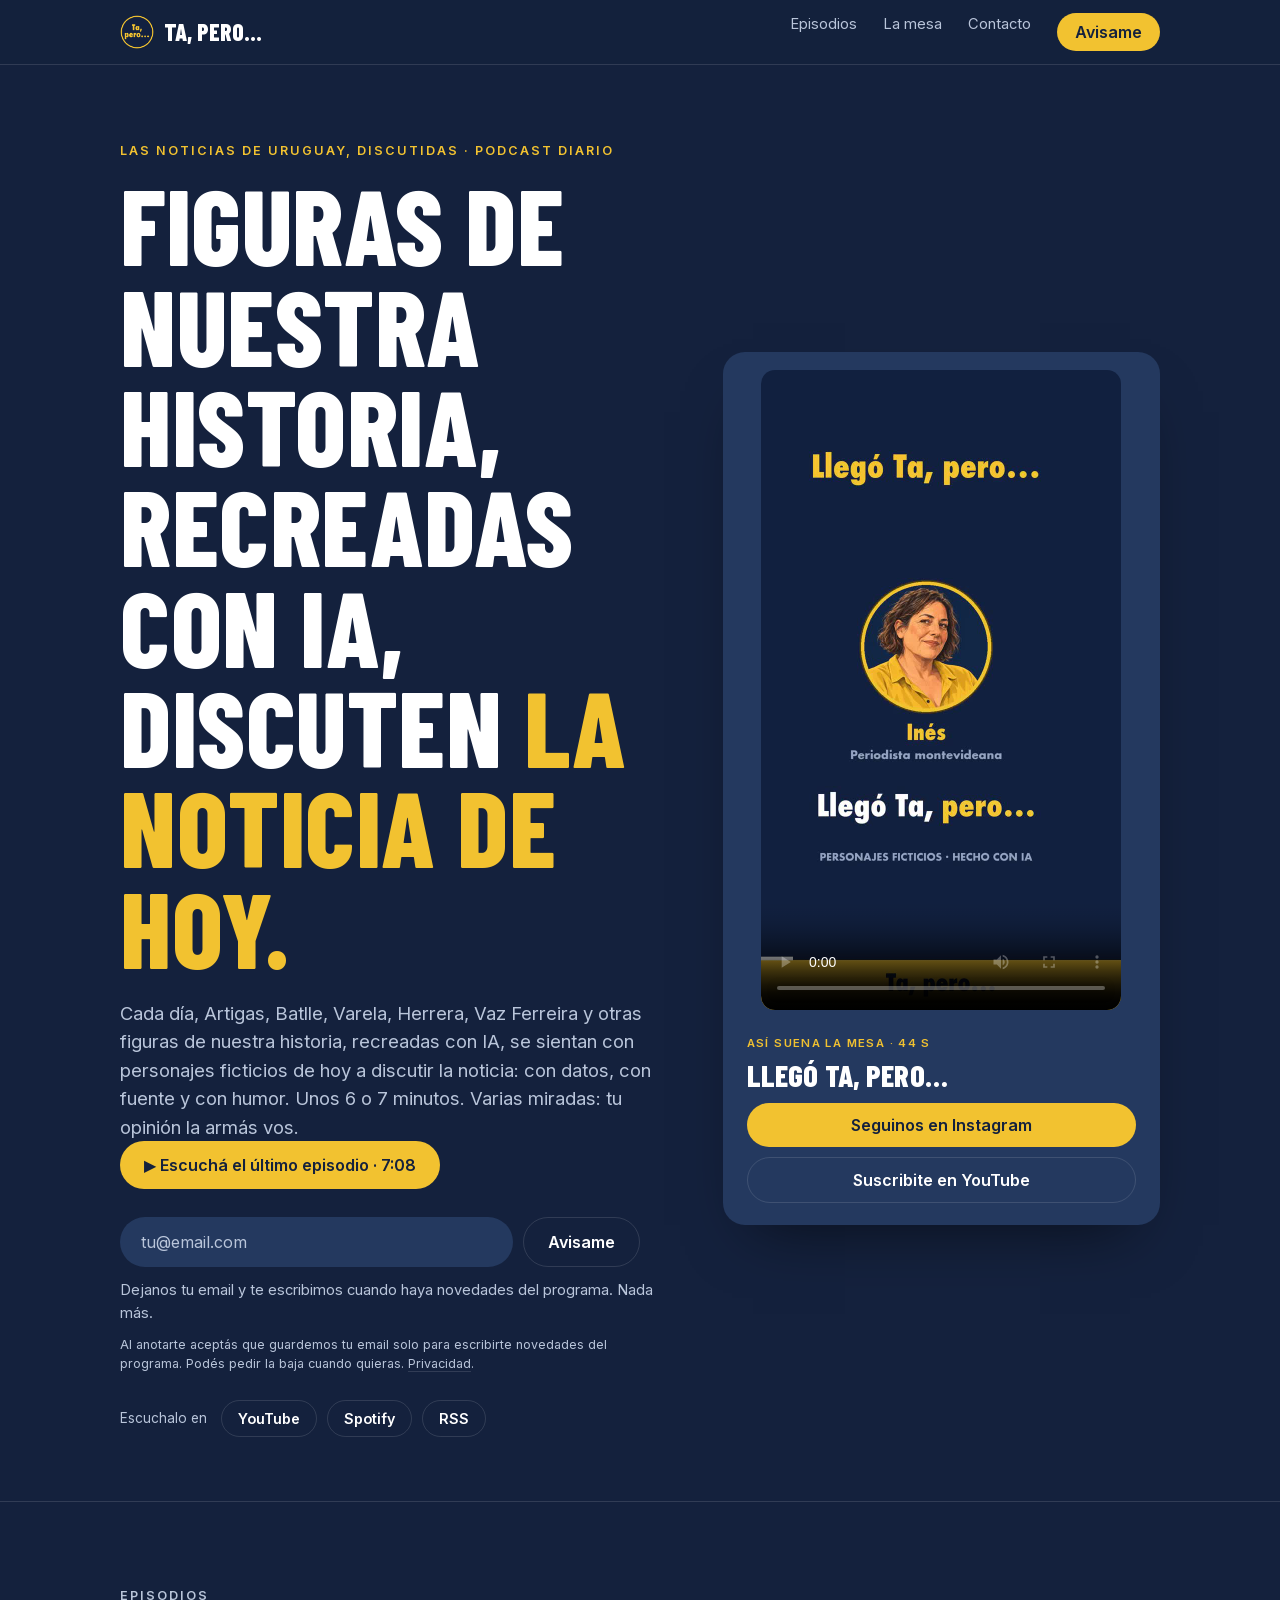
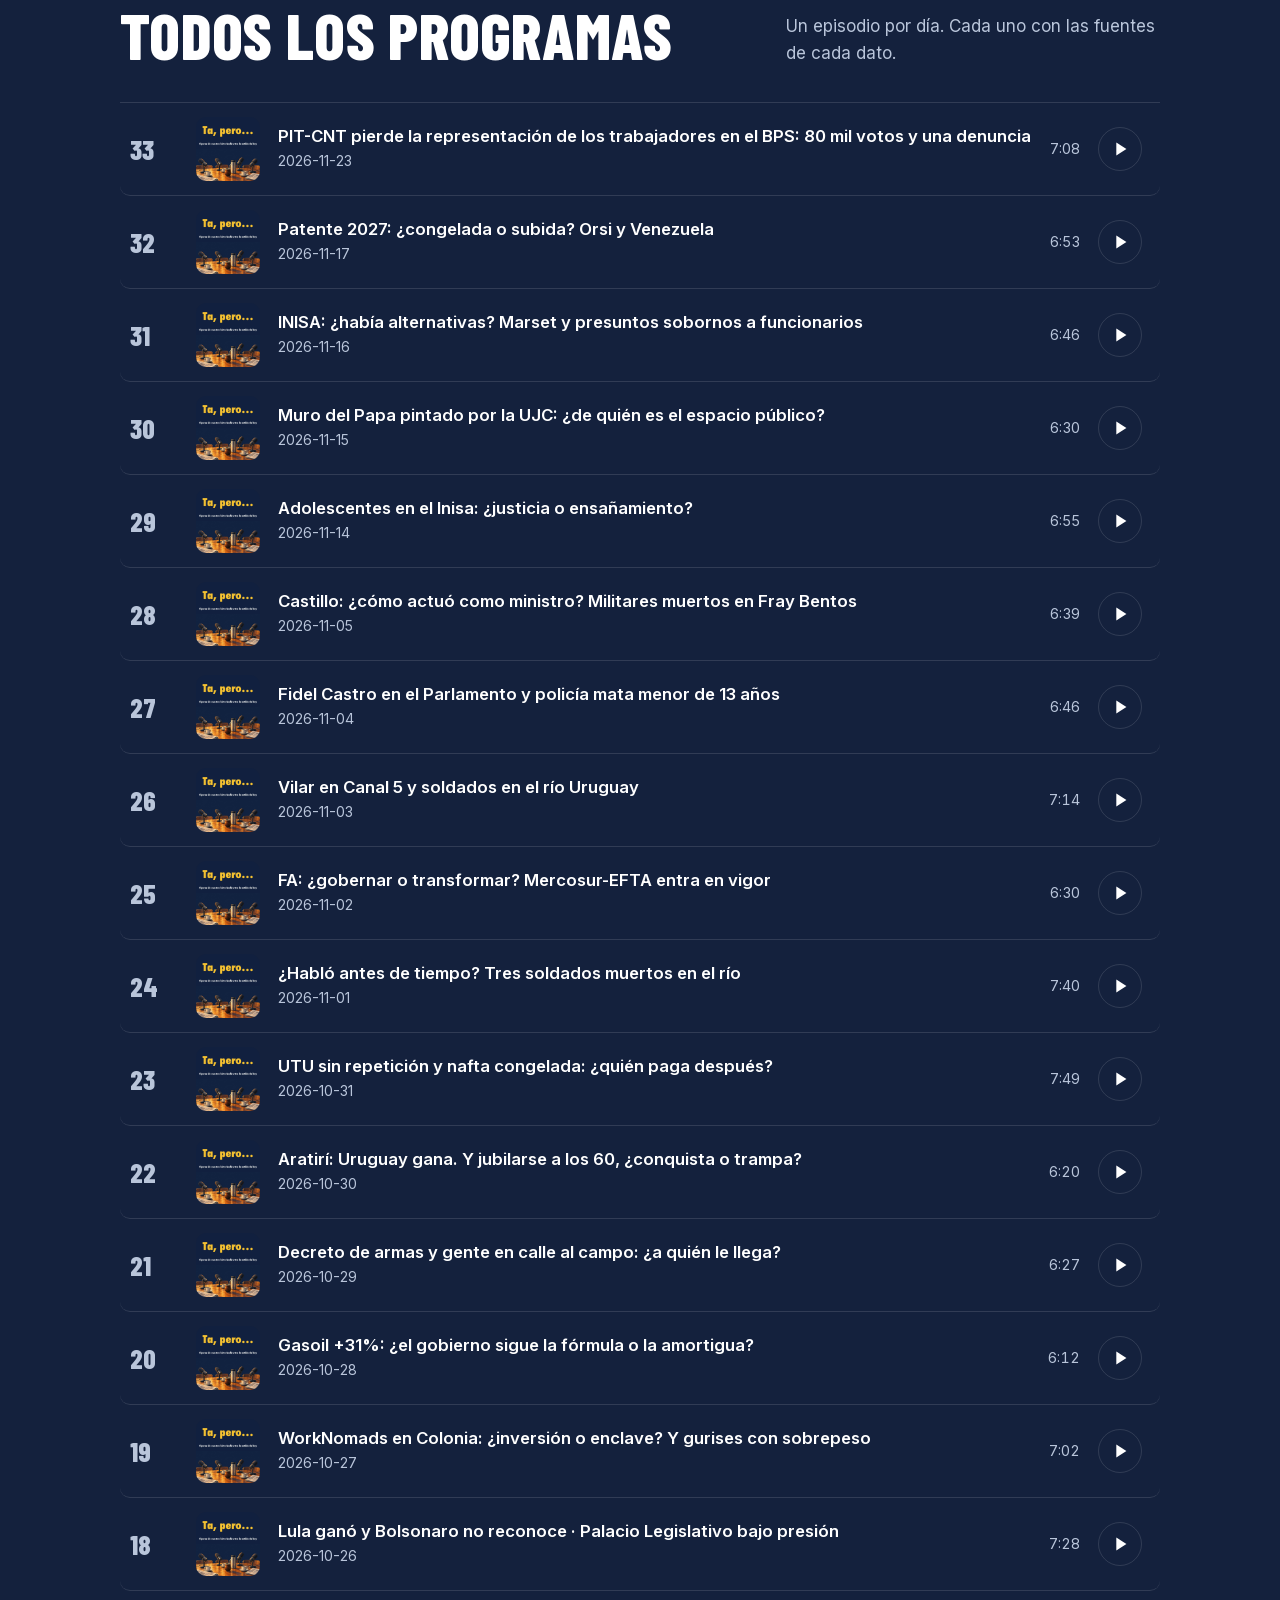
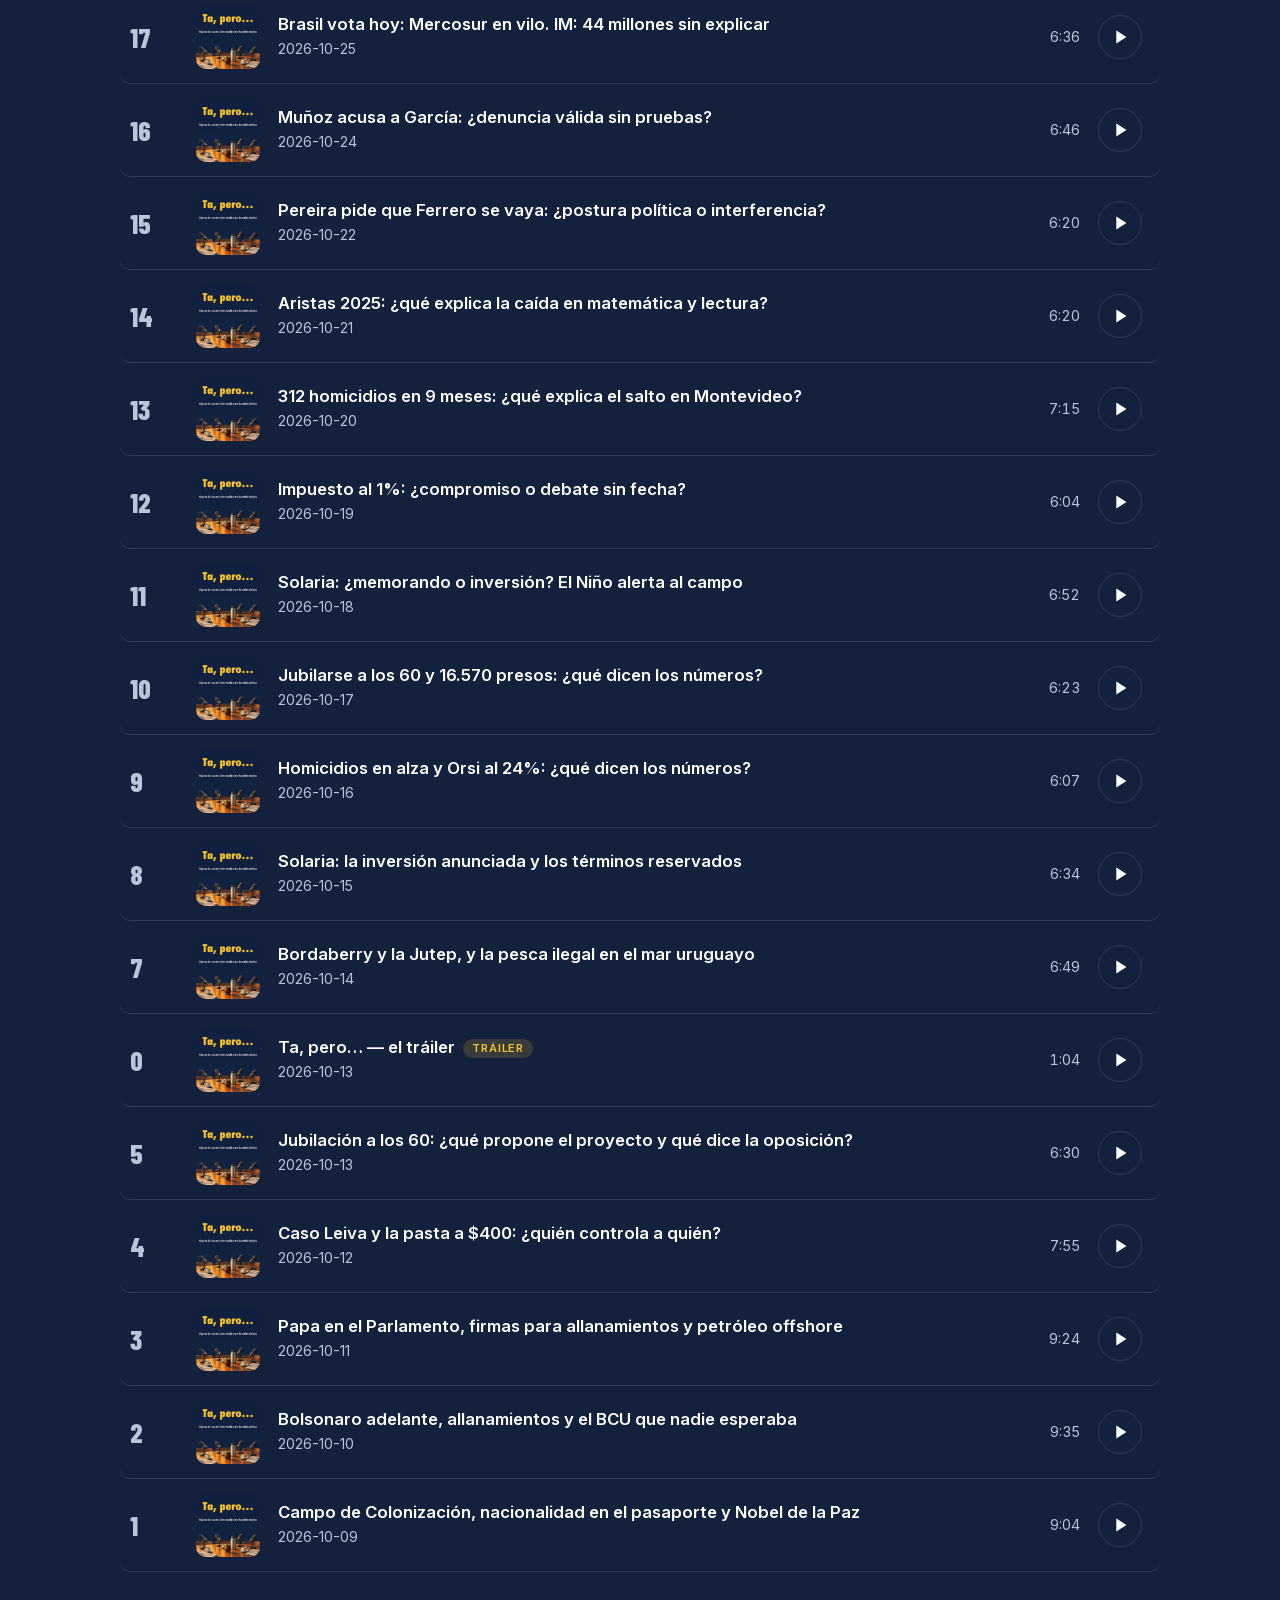
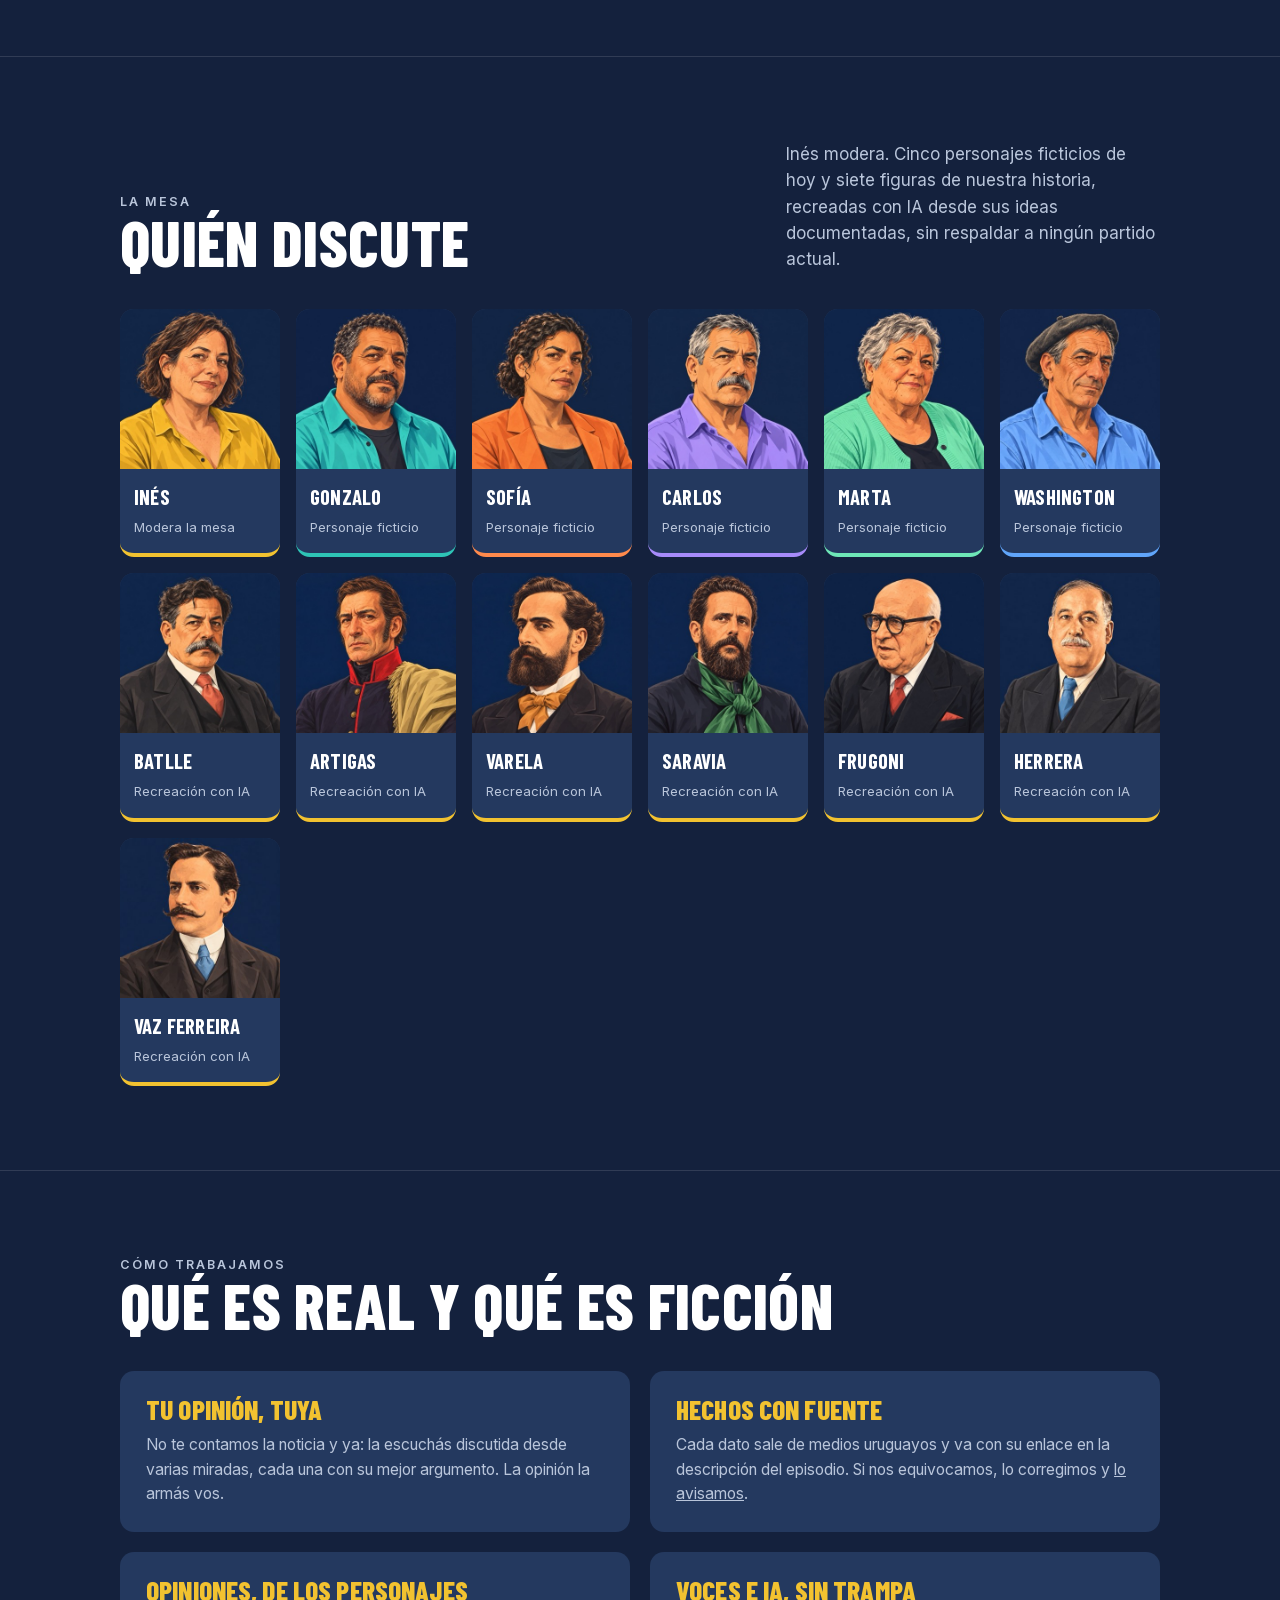
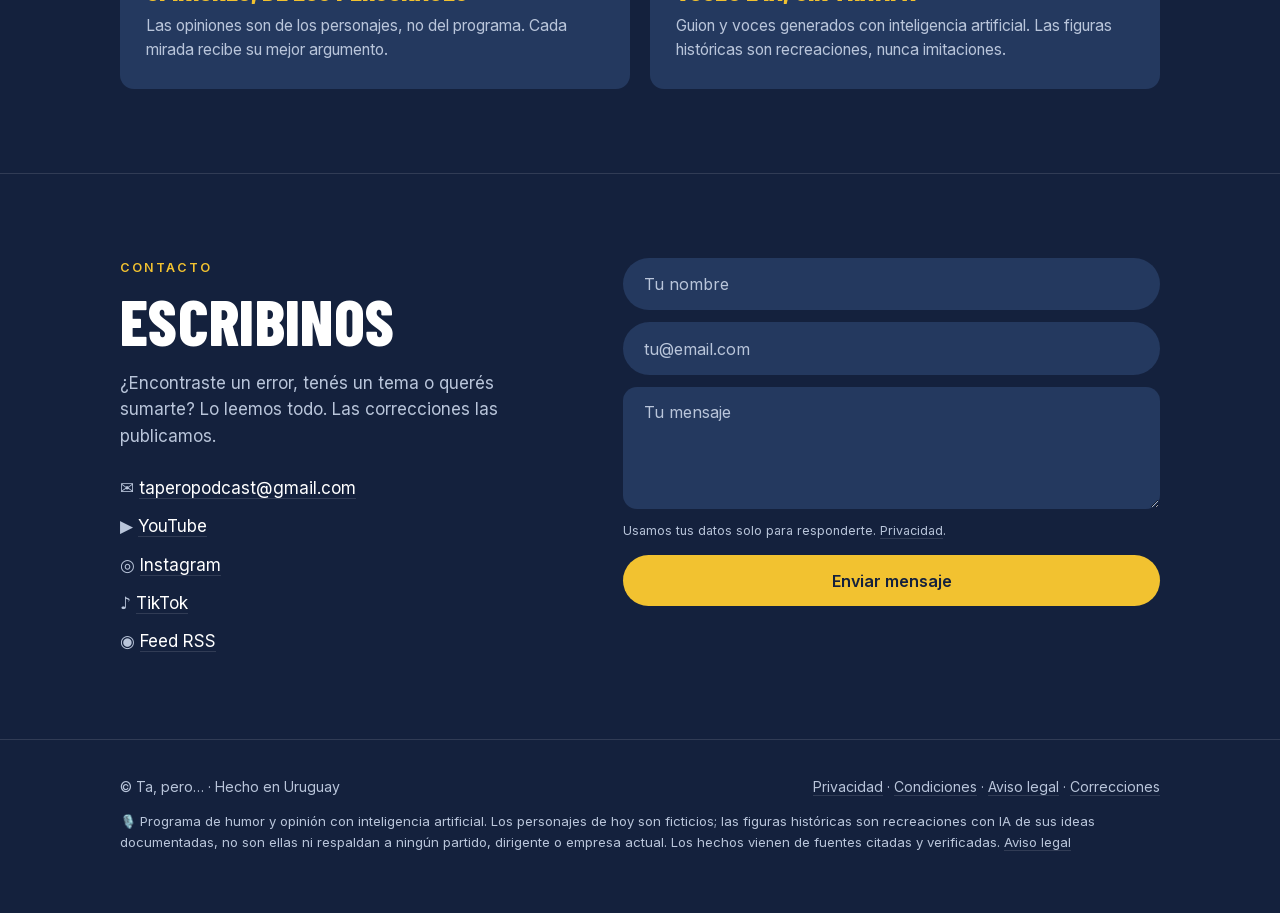
<file: index.html>
<!doctype html>
<html lang="es-UY">
<head>
<meta charset="utf-8">
<meta name="viewport" content="width=device-width, initial-scale=1">
<title>Ta, pero… — Figuras históricas con IA discuten la noticia</title>
<meta name="description" content="Artigas, Batlle y otras figuras de nuestra historia, recreadas con IA, discuten la noticia de hoy con gente de hoy. Unos 6 o 7 minutos, cada día.">
<link rel="icon" type="image/png" sizes="32x32" href="favicon-32.png">
<link rel="icon" type="image/png" sizes="120x120" href="logo120.png">
<link rel="apple-touch-icon" href="apple-touch-icon.png">
<link rel="canonical" href="https://tapero.uy/">
<meta property="og:type" content="website">
<meta property="og:locale" content="es_UY">
<meta property="og:site_name" content="Ta, pero…">
<meta property="og:title" content="Ta, pero… — Figuras históricas con IA discuten la noticia">
<meta property="og:description" content="Artigas, Batlle y otras figuras de nuestra historia, recreadas con IA, discuten la noticia de hoy con gente de hoy. Unos 6 o 7 minutos, cada día.">
<meta property="og:url" content="https://tapero.uy/">
<meta property="og:image" content="https://tapero.uy/og.jpg">
<meta name="twitter:card" content="summary">
<link rel="preload" href="fonts/barlow-condensed-800.woff2" as="font" type="font/woff2" crossorigin>
<style>
@font-face{font-family:"Barlow Condensed";font-weight:700;font-display:swap;src:url(fonts/barlow-condensed-700.woff2) format("woff2")}
@font-face{font-family:"Barlow Condensed";font-weight:800;font-display:swap;src:url(fonts/barlow-condensed-800.woff2) format("woff2")}
@font-face{font-family:"Inter";font-weight:400 600;font-display:swap;src:url(fonts/inter-400-600.woff2) format("woff2")}
:root{
  --fondo:#14213D; --superficie:#24395F; --marca:#F2C230; --texto:#fff; --suave:#B9C5DA;
  --linea:rgba(255,255,255,.12); --radio:14px;
  --titulo:"Barlow Condensed","Futura Condensed ExtraBold","Arial Narrow",sans-serif;
  --cuerpo:"Inter",system-ui,-apple-system,"Segoe UI",sans-serif;
}
*{box-sizing:border-box}
html{scroll-behavior:smooth}
body{margin:0;background:var(--fondo);color:var(--texto);font:17px/1.55 var(--cuerpo);-webkit-font-smoothing:antialiased}
a{color:inherit}
img{max-width:100%;display:block}
.wrap{max-width:1080px;margin:0 auto;padding:0 20px}
h1,h2,h3{font-family:var(--titulo);font-weight:800;text-transform:uppercase;line-height:.95;margin:0;letter-spacing:.005em}
.eyebrow{font-size:.78rem;letter-spacing:.16em;text-transform:uppercase;color:var(--marca);font-weight:600;margin:0 0 14px}
section{padding:84px 0;border-top:1px solid var(--linea)}
.sec-head{display:flex;justify-content:space-between;align-items:flex-end;gap:20px;margin-bottom:36px;flex-wrap:wrap}
h2{font-size:clamp(2.4rem,6vw,4rem)}
.sec-head p{color:var(--suave);margin:0;max-width:34ch}

/* nav */
header{position:sticky;top:0;z-index:10;background:rgba(20,33,61,.88);backdrop-filter:blur(10px);border-bottom:1px solid var(--linea)}
.nav{display:flex;align-items:center;justify-content:space-between;height:64px}
.brand{display:flex;align-items:center;gap:10px;text-decoration:none;font-family:var(--titulo);font-weight:800;font-size:1.5rem;text-transform:uppercase}
.brand img{width:34px;height:34px;border-radius:50%}
.nav ul{display:flex;gap:26px;list-style:none;margin:0;padding:0;font-size:.92rem;color:var(--suave)}
.nav ul a{text-decoration:none}.nav ul a:hover{color:var(--texto)}
@media(max-width:640px){.nav ul li:not(:last-child){display:none}}

/* botones y forms */
.btn{display:inline-flex;align-items:center;justify-content:center;gap:8px;border:0;border-radius:999px;padding:14px 24px;font:600 1rem var(--cuerpo);cursor:pointer;text-decoration:none;transition:transform .15s,background .15s}
.btn-marca{background:var(--marca);color:var(--fondo)}
.btn-marca:hover{transform:translateY(-1px);background:#ffd43d}
.btn-borde{border:1.5px solid var(--linea);color:var(--texto);background:transparent}
.btn-borde:hover{border-color:var(--marca);color:var(--marca)}
.seguinos{display:flex;flex-wrap:wrap;gap:10px;margin-top:14px}
.seguinos .btn{flex:1 1 200px;padding:12px 18px}
input,textarea{width:100%;font:1rem var(--cuerpo);color:var(--texto);background:var(--superficie);border:1.5px solid transparent;border-radius:999px;padding:14px 20px;outline:none;transition:border-color .15s}
textarea{border-radius:var(--radio);resize:vertical;min-height:120px}
input:focus,textarea:focus{border-color:var(--marca)}
input::placeholder,textarea::placeholder{color:var(--suave)}
.suscribir{display:flex;gap:10px;max-width:520px;margin-top:28px}
.suscribir input{flex:1;min-width:0}
@media(max-width:520px){.suscribir{flex-direction:column}}
.msg{min-height:1.5em;margin:12px 0 0;font-size:.92rem;color:var(--suave)}
.msg.ok{color:#6EE7B7}.msg.error{color:#FF8A4C}
.honey{position:absolute;left:-9999px}

/* hero */
.hero{padding:76px 0 64px;border:0}
.hero-grid{display:grid;grid-template-columns:1.25fr 1fr;gap:56px;align-items:center}
@media(max-width:860px){.hero-grid{grid-template-columns:1fr;gap:40px}.hero{padding-top:44px}}
.hero h1{font-size:clamp(3.4rem,10vw,6.6rem)}
.hero h1 em{font-style:normal;color:var(--marca)}
.hero .lead{font-size:1.15rem;color:var(--suave);max-width:46ch;margin:22px 0 0}
.tag{display:inline-flex;gap:10px;margin-top:24px;font-size:.85rem;color:var(--suave)}
.tag b{color:var(--texto);font-weight:600}

/* player destacado */
.player{background:var(--superficie);border-radius:22px;padding:18px;box-shadow:0 30px 60px -30px rgba(0,0,0,.6)}
.player .portada{border-radius:var(--radio);aspect-ratio:16/9;object-fit:cover;width:100%;background:var(--fondo)}
.player .portada.vertical{aspect-ratio:9/16;width:auto;max-width:100%;height:min(72vh,640px);margin:0 auto;display:block}
.player .info{padding:18px 6px 4px}
.player .info small{color:var(--marca);font-weight:600;letter-spacing:.12em;text-transform:uppercase;font-size:.72rem}
.player h3{font-size:1.9rem;margin:6px 0 14px}
.barra{display:flex;align-items:center;gap:14px}.barra[hidden]{display:none}
.play{flex:none;width:54px;height:54px;border-radius:50%;border:0;background:var(--marca);color:var(--fondo);cursor:pointer;display:grid;place-items:center;transition:transform .15s}
.play:hover{transform:scale(1.06)}
.play svg{width:22px;height:22px;fill:currentColor}
.progreso{flex:1}
.pista{height:6px;border-radius:99px;background:rgba(255,255,255,.18);cursor:pointer;overflow:hidden}
.pista i{display:block;height:100%;width:0;background:var(--marca);border-radius:99px}
.tiempos{display:flex;justify-content:space-between;font-size:.75rem;color:var(--suave);margin-top:6px;font-variant-numeric:tabular-nums}

/* lista tipo Spotify */
.lista{list-style:none;margin:0;padding:0;border-top:1px solid var(--linea)}
.fila{display:grid;grid-template-columns:48px 64px 1fr auto 52px;gap:18px;align-items:center;padding:14px 10px;border-bottom:1px solid var(--linea);border-radius:10px;transition:background .15s}
.fila:hover{background:rgba(255,255,255,.04)}
.fila .n{font-family:var(--titulo);font-weight:800;font-size:1.7rem;color:var(--suave)}
.fila .mini{width:64px;height:64px;border-radius:10px;object-fit:cover;background:var(--superficie)}
.fila h3{font-family:var(--cuerpo);text-transform:none;font-weight:600;font-size:1.05rem;line-height:1.3;letter-spacing:0}
.fila p{margin:2px 0 0;color:var(--suave);font-size:.88rem}
.fila .dur{color:var(--suave);font-size:.9rem;font-variant-numeric:tabular-nums}
.fila .play{width:44px;height:44px;background:transparent;border:1.5px solid var(--linea);color:var(--texto)}
.fila .play:hover{background:var(--marca);color:var(--fondo);border-color:var(--marca)}
.fila.pronto{opacity:.55}
.fila.pronto .play{visibility:hidden}
.insignia{display:inline-block;margin-left:8px;padding:2px 9px;border-radius:99px;background:rgba(242,194,48,.16);color:var(--marca);font-size:.7rem;font-weight:600;letter-spacing:.08em;text-transform:uppercase;vertical-align:middle}
@media(max-width:640px){.fila{grid-template-columns:36px 52px 1fr 44px;gap:12px}.fila .dur{display:none}.fila .mini{width:52px;height:52px}}

/* la mesa */
.mesa{display:grid;grid-template-columns:repeat(auto-fill,minmax(150px,1fr));gap:16px}
.pj{border-radius:var(--radio);overflow:hidden;background:var(--superficie);border-bottom:4px solid var(--c,var(--marca))}
.pj img{aspect-ratio:1;object-fit:cover;width:100%}
.pj div{padding:12px 14px 14px}
.pj b{display:block;font-family:var(--titulo);font-size:1.3rem;text-transform:uppercase;letter-spacing:.01em}
.pj span{font-size:.82rem;color:var(--suave)}

/* pilares */
.pilares{display:grid;grid-template-columns:repeat(2,1fr);gap:20px}
@media(max-width:760px){.pilares{grid-template-columns:1fr}}
.pilar{background:var(--superficie);border-radius:var(--radio);padding:26px}
.pilar h3{font-size:1.7rem;color:var(--marca);margin-bottom:10px}
.pilar p{margin:0;color:var(--suave);font-size:.98rem}

/* contacto */
.contacto{display:grid;grid-template-columns:1fr 1.2fr;gap:56px}
@media(max-width:820px){.contacto{grid-template-columns:1fr;gap:32px}}
.contacto form{display:grid;gap:12px}
.datos{list-style:none;padding:0;margin:26px 0 0;display:grid;gap:12px;color:var(--suave)}
.datos a{color:var(--texto);text-decoration:none;border-bottom:1px solid var(--linea)}
.datos a:hover{border-color:var(--marca)}

.escuchar{display:flex;flex-wrap:wrap;gap:10px;margin-top:26px;align-items:center}
.escuchar span{font-size:.85rem;color:var(--suave);margin-right:4px}
.escuchar a{padding:9px 16px;font-size:.9rem}
.consent{margin:10px 0 0;font-size:.78rem;color:var(--suave);max-width:520px}
.consent a{border-bottom:1px solid var(--linea);text-decoration:none}
footer{padding:36px 0 48px;border-top:1px solid var(--linea);color:var(--suave);font-size:.88rem}
footer .wrap{display:flex;justify-content:space-between;gap:16px;flex-wrap:wrap}
footer a{text-decoration:none;border-bottom:1px solid var(--linea)}
.ia{margin-top:14px;font-size:.82rem}
/* puerta: el mail antes de escuchar (dueño, 2026-10-23) */
.puerta{position:fixed;inset:0;z-index:50;display:grid;place-items:center;padding:16px;background:rgba(8,14,28,.72);backdrop-filter:blur(6px);-webkit-backdrop-filter:blur(6px)}
.puerta[hidden]{display:none}
.puerta .caja{position:relative;width:100%;max-width:440px;background:var(--superficie);border:1px solid var(--linea);border-radius:22px;padding:30px 26px 24px;box-shadow:0 40px 80px -30px rgba(0,0,0,.7);animation:subir .22s ease-out}
@keyframes subir{from{opacity:0;transform:translateY(12px)}to{opacity:1;transform:none}}
.puerta .cerrar{position:absolute;top:12px;right:12px;width:36px;height:36px;border-radius:50%;border:0;background:transparent;color:var(--suave);font-size:1.4rem;cursor:pointer}
.puerta .cerrar:hover{color:var(--texto);background:var(--linea)}
.puerta img{width:56px;height:56px;border-radius:12px;display:block;margin-bottom:16px}
.puerta h2{font-family:var(--titulo);text-transform:uppercase;font-size:1.9rem;line-height:1;margin:0 0 10px}
.puerta h2 em{font-style:normal;color:var(--marca)}
.puerta p.sub{color:var(--suave);margin:0 0 18px;font-size:.98rem}
.puerta input[type=email]{width:100%;margin-bottom:12px;background:var(--fondo);border-color:var(--linea)}
.puerta label.acepto{display:flex;gap:10px;align-items:flex-start;font-size:.84rem;color:var(--suave);margin:4px 0 16px;cursor:pointer}
.puerta label.acepto input{width:18px;height:18px;padding:0;margin:2px 0 0;border-radius:4px;accent-color:var(--marca);flex:none}
.puerta .btn{width:100%}
.puerta .msg{text-align:center}
</style>
</head>
<body>

<header>
  <div class="wrap nav">
    <a class="brand" href="#"><img src="logo120.png" alt="">Ta, pero…</a>
    <ul>
      <li><a href="#episodios">Episodios</a></li>
      <li><a href="#mesa">La mesa</a></li>
      <li><a href="#contacto">Contacto</a></li>
      <li><a class="btn btn-marca" style="padding:9px 18px;color:var(--fondo)" href="#avisame">Avisame</a></li>
    </ul>
  </div>
</header>

<main>
<section class="hero" id="avisame">
  <div class="wrap hero-grid">
    <div>
      <p class="eyebrow">Las noticias de Uruguay, discutidas · Podcast diario</p>
      <h1>Figuras de nuestra historia, recreadas con IA, discuten <em>la noticia de hoy.</em></h1>
      <p class="lead">Cada día, Artigas, Batlle, Varela, Herrera, Vaz Ferreira y otras figuras de nuestra historia, recreadas con IA, se sientan con personajes ficticios de hoy a discutir la noticia: con datos, con fuente y con humor. Unos 6 o 7 minutos. Varias miradas: tu opinión la armás vos.</p>
      <p style="margin:0 0 18px"><button class="btn btn-marca" id="escuchar-hoy" type="button" hidden>▶ Escuchá el episodio de hoy</button></p>
      <form class="suscribir" id="form-aviso" novalidate>
        <input type="email" name="email" placeholder="tu@email.com" autocomplete="email" required aria-label="Tu email">
        <input class="honey" type="text" name="web" tabindex="-1" autocomplete="off" aria-hidden="true">
        <button class="btn btn-borde" type="submit">Avisame</button>
      </form>
      <p class="msg" id="msg-aviso" role="status">Dejanos tu email y te escribimos cuando haya novedades del programa. Nada más.</p>
      <p class="consent">Al anotarte aceptás que guardemos tu email solo para escribirte novedades del programa. Podés pedir la baja cuando quieras. <a href="privacidad.html">Privacidad</a>.</p>
      <div class="escuchar" id="escuchar" hidden><span>Escuchalo en</span></div>
    </div>

    <div class="player" aria-label="Episodio destacado">
      <video class="portada vertical" id="trailer" controls playsinline preload="metadata" poster="promo/lanzamiento.jpg" src="promo/lanzamiento.mp4" aria-label="Video: llegó Ta, pero…, así suena la mesa"></video>
      <div class="info">
        <small id="dest-etq">Así suena la mesa · 44 s</small>
        <h3 id="dest-titulo">Llegó Ta, pero…</h3>
        <div class="seguinos">
          <a class="btn btn-marca" id="seguir-ig" href="https://www.instagram.com/taperopodcast/" target="_blank" rel="noopener">Seguinos en Instagram</a>
          <a class="btn btn-borde" id="seguir-yt" href="https://www.youtube.com/@taperopodcast?sub_confirmation=1" target="_blank" rel="noopener">Suscribite en YouTube</a>
        </div>
        <div class="barra" hidden>
          <button class="play" id="dest-play" aria-label="Reproducir"><svg viewBox="0 0 24 24"><path d="M8 5v14l11-7z"/></svg></button>
          <div class="progreso">
            <div class="pista" id="pista"><i id="avance"></i></div>
            <div class="tiempos"><span id="t-actual">0:00</span><span id="t-total">1:23</span></div>
          </div>
        </div>
      </div>
    </div>
  </div>
</section>

<section id="episodios">
  <div class="wrap">
    <div class="sec-head">
      <div><p class="eyebrow">Episodios</p><h2>Todos los programas</h2></div>
      <p>Un episodio por día. Cada uno con las fuentes de cada dato.</p>
    </div>
    <ol class="lista" id="lista"></ol>
  </div>
</section>

<section id="mesa">
  <div class="wrap">
    <div class="sec-head">
      <div><p class="eyebrow">La mesa</p><h2>Quién discute</h2></div>
      <p>Inés modera. Cinco personajes ficticios de hoy y siete figuras de nuestra historia, recreadas con IA desde sus ideas documentadas, sin respaldar a ningún partido actual.</p>
    </div>
    <div class="mesa">
      <div class="pj" style="--c:#F2C230"><img src="img/ines.jpg" alt="Inés" loading="lazy"><div><b>Inés</b><span>Modera la mesa</span></div></div>
      <div class="pj" style="--c:#2EC4B6"><img src="img/gonzalo.jpg" alt="Gonzalo" loading="lazy"><div><b>Gonzalo</b><span>Personaje ficticio</span></div></div>
      <div class="pj" style="--c:#FF8A4C"><img src="img/sofia.jpg" alt="Sofía" loading="lazy"><div><b>Sofía</b><span>Personaje ficticio</span></div></div>
      <div class="pj" style="--c:#A78BFA"><img src="img/carlos.jpg" alt="Carlos" loading="lazy"><div><b>Carlos</b><span>Personaje ficticio</span></div></div>
      <div class="pj" style="--c:#6EE7B7"><img src="img/marta.jpg" alt="Marta" loading="lazy"><div><b>Marta</b><span>Personaje ficticio</span></div></div>
      <div class="pj" style="--c:#60A5FA"><img src="img/washington.jpg" alt="Washington" loading="lazy"><div><b>Washington</b><span>Personaje ficticio</span></div></div>
      <div class="pj"><img src="img/batlle.jpg" alt="Batlle" loading="lazy"><div><b>Batlle</b><span>Recreación con IA</span></div></div>
      <div class="pj"><img src="img/artigas.jpg" alt="Artigas" loading="lazy"><div><b>Artigas</b><span>Recreación con IA</span></div></div>
      <div class="pj"><img src="img/varela.jpg" alt="Varela" loading="lazy"><div><b>Varela</b><span>Recreación con IA</span></div></div>
      <div class="pj"><img src="img/saravia.jpg" alt="Saravia" loading="lazy"><div><b>Saravia</b><span>Recreación con IA</span></div></div>
      <div class="pj"><img src="img/frugoni.jpg" alt="Frugoni" loading="lazy"><div><b>Frugoni</b><span>Recreación con IA</span></div></div>
      <div class="pj"><img src="img/herrera.jpg" alt="Herrera" loading="lazy"><div><b>Herrera</b><span>Recreación con IA</span></div></div>
      <div class="pj"><img src="img/vaz_ferreira.jpg" alt="Vaz Ferreira" loading="lazy"><div><b>Vaz Ferreira</b><span>Recreación con IA</span></div></div>
    </div>
  </div>
</section>

<section id="como">
  <div class="wrap">
    <div class="sec-head">
      <div><p class="eyebrow">Cómo trabajamos</p><h2>Qué es real y qué es ficción</h2></div>
    </div>
    <div class="pilares">
      <div class="pilar"><h3>Tu opinión, tuya</h3><p>No te contamos la noticia y ya: la escuchás discutida desde varias miradas, cada una con su mejor argumento. La opinión la armás vos.</p></div>
      <div class="pilar"><h3>Hechos con fuente</h3><p>Cada dato sale de medios uruguayos y va con su enlace en la descripción del episodio. Si nos equivocamos, lo corregimos y <a href="correcciones.html">lo avisamos</a>.</p></div>
      <div class="pilar"><h3>Opiniones, de los personajes</h3><p>Las opiniones son de los personajes, no del programa. Cada mirada recibe su mejor argumento.</p></div>
      <div class="pilar"><h3>Voces e IA, sin trampa</h3><p>Guion y voces generados con inteligencia artificial. Las figuras históricas son recreaciones, nunca imitaciones.</p></div>
    </div>
  </div>
</section>

<section id="contacto">
  <div class="wrap contacto">
    <div>
      <p class="eyebrow">Contacto</p>
      <h2>Escribinos</h2>
      <p style="color:var(--suave);margin-top:18px">¿Encontraste un error, tenés un tema o querés sumarte? Lo leemos todo. Las correcciones las publicamos.</p>
      <ul class="datos">
        <li>✉️ <a href="mailto:taperopodcast@gmail.com">taperopodcast@gmail.com</a></li>
        <li>▶ <a href="https://www.youtube.com/@taperopodcast">YouTube</a></li>
        <li>◎ <a href="https://www.instagram.com/taperopodcast/">Instagram</a></li>
        <li>♪ <a href="https://www.tiktok.com/@taperopodcast">TikTok</a></li>
        <li>◉ <a href="tapero/feed.xml">Feed RSS</a></li>
      </ul>
    </div>
    <form id="form-contacto" novalidate>
      <input type="text" name="nombre" placeholder="Tu nombre" autocomplete="name" required aria-label="Tu nombre">
      <input type="email" name="email" placeholder="tu@email.com" autocomplete="email" required aria-label="Tu email">
      <input class="honey" type="text" name="web" tabindex="-1" autocomplete="off" aria-hidden="true">
      <textarea name="mensaje" placeholder="Tu mensaje" required aria-label="Tu mensaje"></textarea>
      <p class="consent" style="margin:0">Usamos tus datos solo para responderte. <a href="privacidad.html">Privacidad</a>.</p>
      <button class="btn btn-marca" type="submit">Enviar mensaje</button>
      <p class="msg" id="msg-contacto" role="status"></p>
    </form>
  </div>
</section>
</main>

<footer>
  <div class="wrap">
    <span>© Ta, pero… · Hecho en Uruguay</span>
    <span><a href="privacidad.html">Privacidad</a> · <a href="terminos.html">Condiciones</a> · <a href="aviso-legal.html">Aviso legal</a> · <a href="correcciones.html">Correcciones</a></span>
  </div>
  <div class="wrap"><p class="ia">🎙️ Programa de humor y opinión con inteligencia artificial. Los personajes de hoy son ficticios; las figuras históricas son recreaciones con IA de sus ideas documentadas, no son ellas ni respaldan a ningún partido, dirigente o empresa actual. Los hechos vienen de fuentes citadas y verificadas. <a href="aviso-legal.html">Aviso legal</a></p></div>
</footer>

<div class="puerta" id="puerta" role="dialog" aria-modal="true" aria-labelledby="puerta-titulo" hidden>
  <div class="caja">
    <button class="cerrar" type="button" id="puerta-cerrar" aria-label="Cerrar">×</button>
    <img src="icono.jpg" alt="">
    <h2 id="puerta-titulo">¿Te sirvió? <em>Mañana hay otro</em></h2>
    <p class="sub">Dejanos tu email y te avisamos cuando sale cada episodio. Nada más.</p>
    <form id="form-puerta" novalidate>
      <input type="email" name="email" placeholder="tu@email.com" autocomplete="email" required aria-label="Tu email">
      <input class="honey" type="text" name="web" tabindex="-1" autocomplete="off" aria-hidden="true">
      <label class="acepto"><input type="checkbox" name="acepto"> <span>Acepto que guarden mi email solo para escribirme novedades del programa. Puedo pedir la baja cuando quiera. <a href="privacidad.html" target="_blank" rel="noopener">Privacidad</a>.</span></label>
      <button class="btn btn-marca" type="submit">Avisame</button>
      <p class="msg" id="msg-puerta" role="status"></p>
    </form>
  </div>
</div>
<audio id="audio" preload="none"></audio>

<script>
(function(){
  // Configuración. Ver docs/landing.md.
  // SUPABASE_URL vacío = modo local: se guarda en el navegador y no se envía a ningún lado.
  var SUPABASE_URL = "https://vrybriqnlqvlyktqsfng.supabase.co";   // https://<ref>.supabase.co
  var SUPABASE_KEY = "sb_publishable_caLejAoSbWEKfGBSCHlrdA_V2AJaDe6";   // clave publicable (sb_publishable_...), pensada para ser pública
  var CORREO = "taperopodcast@gmail.com";
  // Botones "Escuchalo en". Se muestran solo los que tengan URL.
  var PLATAFORMAS = [
    {nombre:"YouTube", url:"https://www.youtube.com/@taperopodcast"},
    {nombre:"Spotify", url:"https://open.spotify.com/show/0oyYYZzqvHcmaqStBkXKeH"},
    {nombre:"RSS", url:"tapero/feed.xml"}
  ];

  // ---- medición sin cookies ni datos personales ----
  // Eventos anónimos: tipo, de dónde vino y celular/escritorio. Sin IP, sin cookies y sin guardar nada en el
  // dispositivo: VISITA es un número al azar que vive solo mientras la página está abierta (une los eventos de una
  // visita, no reconoce a nadie entre visitas). Solo cuenta en el dominio real, respeta "No rastrear" y no cuenta
  // nuestros navegadores (entrar una vez con ?yo=1; ?yo=0 lo deshace).
  function param(n){try{return new URLSearchParams(location.search).get(n)}catch(e){return null}}
  var YO = false;
  try{
    if(param("yo")==="1") localStorage.setItem("tapero_yo","1");
    if(param("yo")==="0") localStorage.removeItem("tapero_yo");
    YO = localStorage.getItem("tapero_yo")==="1";
  }catch(e){}
  var MIDE = SUPABASE_URL && /(^|\.)(tapero\.uy|github\.io)$/.test(location.hostname) && navigator.doNotTrack !== "1" && !YO;
  function fuente(){
    try{
      var u = param("utm_source") || param("s");
      if(u) return u.toLowerCase().slice(0,80);
      if(document.referrer){var h = new URL(document.referrer).hostname.replace(/^www\./,""); if(h && h!==location.hostname) return h.slice(0,80)}
    }catch(e){}
    return "directo";
  }
  var ORIGEN = fuente(), DISPOSITIVO = innerWidth < 768 ? "movil" : "escritorio";
  var CAMPANA = ((param("utm_campaign") || param("c") || "").toLowerCase().slice(0,80)) || null;
  var VISITA = Math.random().toString(36).slice(2,12);
  function medir(tipo, detalle, valor){
    if(!MIDE) return;
    try{
      fetch(SUPABASE_URL+"/rest/v1/visitas",{method:"POST",keepalive:true,
        headers:{"Content-Type":"application/json","apikey":SUPABASE_KEY,"Authorization":"Bearer "+SUPABASE_KEY,"Prefer":"return=minimal"},
        body:JSON.stringify({tipo:tipo,fuente:ORIGEN,dispositivo:DISPOSITIVO,detalle:detalle?String(detalle).slice(0,80):null,
          visita:VISITA,campana:CAMPANA,valor:(valor==null?null:Math.max(0,Math.min(86400,Math.round(valor))))})
      }).catch(function(){});
    }catch(e){}
  }
  medir("vista");
  // Una persona hace algo (scroll, toque, tecla); un bot que solo carga la página, no.
  (function(){
    var hecho = false;
    function humano(){if(hecho) return; hecho = true; medir("humano");
      ["scroll","pointerdown","touchstart","keydown"].forEach(function(t){removeEventListener(t,humano,true)})}
    ["scroll","pointerdown","touchstart","keydown"].forEach(function(t){addEventListener(t,humano,{capture:true,passive:true})});
  })();
  // Hasta dónde llega: cada sección se cuenta una vez por visita.
  if("IntersectionObserver" in window){
    var vistas = {};
    var obs = new IntersectionObserver(function(es){es.forEach(function(e){
      var id = e.target.id;
      if(e.isIntersecting && !vistas[id]){vistas[id] = 1; medir("seccion", id); obs.unobserve(e.target)}
    })},{rootMargin:"-45% 0px -45% 0px"});  // cuenta cuando la sección pasa por el medio de la pantalla (sirve aunque sea más alta que ella)
    ["avisame","episodios","mesa","como","contacto"].forEach(function(id){var el = document.getElementById(id); if(el) obs.observe(el)});
  }
  // Cuánto tiempo la tuvo a la vista (se manda al ocultar la página; vale el máximo de la visita).
  (function(){
    var acumulado = 0, desde = document.visibilityState==="visible" ? Date.now() : null;
    function cerrar(){
      if(desde!==null){acumulado += (Date.now()-desde)/1000; desde = null}
      if(acumulado >= 1) medir("tiempo", null, Math.min(acumulado, 3600));
    }
    document.addEventListener("visibilitychange",function(){
      if(document.visibilityState==="hidden") cerrar(); else desde = Date.now();
    });
    addEventListener("pagehide", cerrar);
  })();
  // Cuánto se escucha o se ve: 25, 50, 75 y 100 %, una vez por episodio y visita.
  var hitos = {};
  function hito(tipo, clave, actual, total){
    if(!total || !isFinite(total)) return;
    var pct = actual/total*100;
    [25,50,75,100].forEach(function(h){
      var k = tipo+"|"+clave+"|"+h;
      if(pct >= (h===100 ? 98 : h) && !hitos[k]){hitos[k] = 1; medir(tipo, clave, h)}
    });
  }
  // Enlaces de salida (los botones «Escuchalo en» se cuentan aparte, como "plataforma").
  document.addEventListener("click",function(ev){
    var a = ev.target.closest && ev.target.closest("a[href]");
    if(!a || a.closest("#escuchar")) return;
    if(/^seguir-/.test(a.id)) return medir("clic", a.id);  // botones debajo del video de portada
    var h = a.getAttribute("href");
    if(/^mailto:/.test(h)) return medir("clic","mailto");
    if(/feed\.xml$/.test(h)) return medir("clic","rss");
    if(a.hostname && a.hostname!==location.hostname) medir("clic", a.hostname.replace(/^www\./,""));
  },true);
  // Empezó un formulario (aunque no lo mande).
  ["aviso","contacto"].forEach(function(n){
    var f = document.getElementById("form-"+n), hecho = false;
    if(f) f.addEventListener("focusin",function(){if(!hecho){hecho = true; medir("form", n)}});
  });

  var $ = function(s){return document.querySelector(s)};
  var audio = $("#audio");
  var tvideo = $("#trailer");
  tvideo.addEventListener("play",function(){
    audio.pause(); medir("play","video-portada");
  });
  tvideo.addEventListener("timeupdate",function(){hito("video","portada",tvideo.currentTime,tvideo.duration)});
  var ICON_PLAY = '<svg viewBox="0 0 24 24"><path d="M8 5v14l11-7z"/></svg>';
  var ICON_PAUSE = '<svg viewBox="0 0 24 24"><path d="M6 5h4v14H6zm8 0h4v14h-4z"/></svg>';

  function fmt(s){s=Math.round(s||0);return Math.floor(s/60)+":"+String(s%60).padStart(2,"0")}
  function esc(t){var d=document.createElement("div");d.textContent=t||"";return d.innerHTML}

  // ---- episodios ----
  var episodios = [];
  var actual = null;
  var BASE = "tapero/";

  function cargar(){
    return fetch(BASE+"episodios.json",{cache:"no-store"}).then(function(r){return r.json()}).catch(function(){return []});
  }
  function render(){
    var lista = $("#lista"), html = "";
    var reales = episodios.filter(function(e){return e.audio});
    reales.forEach(function(e,i){
      var trailer = e.tipo==="trailer";
      html += '<li class="fila" data-i="'+i+'">'+
        '<span class="n">'+(trailer?"0":(reales.length-i))+'</span>'+
        '<img class="mini" src="'+BASE+'portada.jpg" alt="" loading="lazy" onerror="this.src=\'icono.jpg\'">'+
        '<div><h3>'+esc(e.titulo)+(trailer?'<span class="insignia">Tráiler</span>':'')+'</h3><p>'+esc(e.fecha)+'</p></div>'+
        '<span class="dur">'+fmt(e.duracion_s)+'</span>'+
        '<button class="play" data-i="'+i+'" aria-label="Reproducir '+esc(e.titulo)+'">'+ICON_PLAY+'</button></li>';
    });
    lista.innerHTML = html;
    window._reales = reales;
    // El botón de arriba: el episodio más nuevo que no sea el tráiler.
    var hoy = reales.findIndex(function(e){return e.tipo!=="trailer"});
    var bh = $("#escuchar-hoy");
    if(hoy>=0 && bh){
      bh.textContent = "▶ Escuchá el último episodio · "+fmt(reales[hoy].duracion_s);
      bh.hidden = false;
      bh.onclick = function(){
        medir("clic","escuchar-hoy"); reproducir(hoy);
        var fila = document.querySelector('.fila[data-i="'+hoy+'"]');  // que se vea qué suena y el botón de pausa
        if(fila) fila.scrollIntoView({behavior:"smooth", block:"center"});
      };
    }
  }
  function reproducir(i){
    var e = window._reales && window._reales[i];
    if(!e) return;
    if(actual===i && !audio.paused){audio.pause();return}
    if(actual!==i){audio.src = BASE+"audio/"+e.archivo; actual = i}
    tvideo.pause();
    audio.play();
    medir("play", e.guid || e.titulo);
  }
  function estado(){
    var jugando = !audio.paused;
    document.querySelectorAll(".play[data-i]").forEach(function(b){
      b.innerHTML = (jugando && +b.dataset.i===actual) ? ICON_PAUSE : ICON_PLAY;
    });
    $("#dest-play").innerHTML = jugando ? ICON_PAUSE : ICON_PLAY;
  }
  $("#lista").addEventListener("click",function(ev){
    var b = ev.target.closest(".play[data-i]"); if(b) reproducir(+b.dataset.i);
  });
  $("#dest-play").addEventListener("click",function(){reproducir(actual===null?0:actual)});
  $("#pista").addEventListener("click",function(ev){
    if(!audio.duration) return;
    var r = this.getBoundingClientRect();
    audio.currentTime = audio.duration * ((ev.clientX-r.left)/r.width);
  });
  audio.addEventListener("play",estado);
  audio.addEventListener("pause",estado);
  audio.addEventListener("ended",estado);
  // Terminó de escuchar: recién ahí se invita a dejar el mail (análisis de producto, 2026-10-25: delante del play
  // 1 lo vio y 0 lo dejaron; ninguna evidencia a favor de una puerta antes de la escucha).
  audio.addEventListener("ended",function(){if(!abierta()) pedirMail(null)});
  audio.addEventListener("timeupdate",function(){
    $("#t-actual").textContent = fmt(audio.currentTime);
    $("#avance").style.width = (audio.duration? audio.currentTime/audio.duration*100 : 0)+"%";
    var e = window._reales && window._reales[actual];
    if(e) hito("escucha", e.guid || e.titulo, audio.currentTime, audio.duration);
  });
  cargar().then(function(d){episodios = d; render()});

  // ---- puerta: el mail, ahora después de escuchar (dueño, 2026-10-23 la pidió obligatoria antes del play y que se
  // midiera; 2026-10-25, con 0 mails de los que la vieron, «las que recomiendes»: pasa a después) ----
  // Lo único que se guarda en el navegador es que ya dejó el mail (no el mail), para no volver a pedirlo.
  // Eventos «puerta»: mostrada (vio la ventana), mail (lo dejó y escucha), cerrada (se fue sin dejarlo).
  var PUERTA = "tapero_puerta", luego = null, mostrada = false;
  function abierta(){try{return localStorage.getItem(PUERTA)==="1"}catch(e){return false}}
  function abrir(){try{localStorage.setItem(PUERTA,"1")}catch(e){}}
  var puerta = $("#puerta"), formP = $("#form-puerta");
  function pedirMail(despues){
    luego = despues;
    $("#msg-puerta").textContent = ""; $("#msg-puerta").className = "msg";
    puerta.hidden = false;
    document.body.style.overflow = "hidden";
    if(!mostrada){mostrada = true; medir("puerta","mostrada")}
    setTimeout(function(){formP.email.focus()}, 50);
  }
  function cerrarPuerta(dejo){
    puerta.hidden = true;
    document.body.style.overflow = "";
    if(!dejo) medir("puerta","cerrada");
  }
  $("#puerta-cerrar").addEventListener("click",function(){cerrarPuerta(false)});
  puerta.addEventListener("click",function(ev){if(ev.target===puerta) cerrarPuerta(false)});
  document.addEventListener("keydown",function(ev){if(ev.key==="Escape" && !puerta.hidden) cerrarPuerta(false)});
  formP.addEventListener("submit",function(ev){
    ev.preventDefault();
    var msg = $("#msg-puerta"), email = formP.email.value.trim();
    if(formP.web.value) return;
    if(!emailOk(email)){msg.className="msg error";msg.textContent="Revisá el email: parece incompleto.";return}
    if(!formP.acepto.checked){msg.className="msg error";msg.textContent="Marcá la casilla para aceptar.";return}
    enviar("avisos",{email:email,origen:"puerta"},msg,"¡Listo! Te avisamos.").then(function(ok){
      if(!ok) return;
      abrir(); medir("puerta","mail"); formP.reset();
      setTimeout(function(){cerrarPuerta(true); if(luego) luego()}, 500);
    });
  });

  // ---- botones de plataforma ----
  (function(){
    var caja = $("#escuchar"), n = 0;
    PLATAFORMAS.forEach(function(p){
      if(!p.url) return;
      var a = document.createElement("a");
      a.className = "btn btn-borde"; a.href = p.url; a.textContent = p.nombre;
      if(/^https?:/.test(p.url)){a.target = "_blank"; a.rel = "noopener"}
      a.addEventListener("click", function(){medir("plataforma", p.nombre)});
      caja.appendChild(a); n++;
    });
    if(n) caja.hidden = false;
  })();

  // ---- formularios ----
  function guardarLocal(clave, dato){
    try{var a = JSON.parse(localStorage.getItem(clave)||"[]"); a.push(dato); localStorage.setItem(clave, JSON.stringify(a))}catch(e){}
  }
  // tabla: "avisos" | "contacto". Inserta una fila; un email repetido (409) cuenta como éxito.
  function enviar(tabla, dato, msg, okTexto){
    msg.className = "msg"; msg.textContent = "Enviando…";
    if(!SUPABASE_URL){ // modo local
      guardarLocal("tertulia_"+tabla, Object.assign({fecha:new Date().toISOString()}, dato));
      msg.className = "msg ok"; msg.textContent = okTexto + " (modo local: guardado solo en este navegador)";
      return Promise.resolve(true);
    }
    return fetch(SUPABASE_URL+"/rest/v1/"+tabla,{
      method:"POST",
      headers:{"Content-Type":"application/json","apikey":SUPABASE_KEY,"Authorization":"Bearer "+SUPABASE_KEY,"Prefer":"return=minimal"},
      body:JSON.stringify(dato)
    }).then(function(r){
      if(!r.ok && r.status!==409) throw 0;
      msg.className="msg ok";
      msg.textContent = (r.status===409) ? "Ya estabas anotado/a. Te escribimos igual." : okTexto;
      return true;
    }).catch(function(){
      msg.className="msg error"; msg.textContent = "No pudimos enviarlo. Probá de nuevo o escribinos a "+CORREO; return false;
    });
  }
  var emailOk = function(v){return /^[^\s@]+@[^\s@]+\.[^\s@]+$/.test(v)};

  $("#form-aviso").addEventListener("submit",function(ev){
    ev.preventDefault();
    var f = ev.target, msg = $("#msg-aviso"), email = f.email.value.trim();
    if(f.web.value) return;
    if(!emailOk(email)){msg.className="msg error";msg.textContent="Revisá el email: parece incompleto.";return}
    enviar("avisos",{email:email,origen:"landing"},msg,"¡Listo! Te escribimos cuando haya novedades.").then(function(ok){if(ok){f.reset(); abrir(); medir("aviso")}});
  });
  $("#form-contacto").addEventListener("submit",function(ev){
    ev.preventDefault();
    var f = ev.target, msg = $("#msg-contacto");
    if(f.web.value) return;
    var d = {nombre:f.nombre.value.trim(), email:f.email.value.trim(), mensaje:f.mensaje.value.trim()};
    if(!d.nombre || !emailOk(d.email) || d.mensaje.length<5){msg.className="msg error";msg.textContent="Completá nombre, un email válido y tu mensaje.";return}
    enviar("contacto",d,msg,"Mensaje enviado. Gracias por escribir.").then(function(ok){if(ok){f.reset(); medir("contacto")}});
  });
})();
</script>
</body>
</html>
</file>
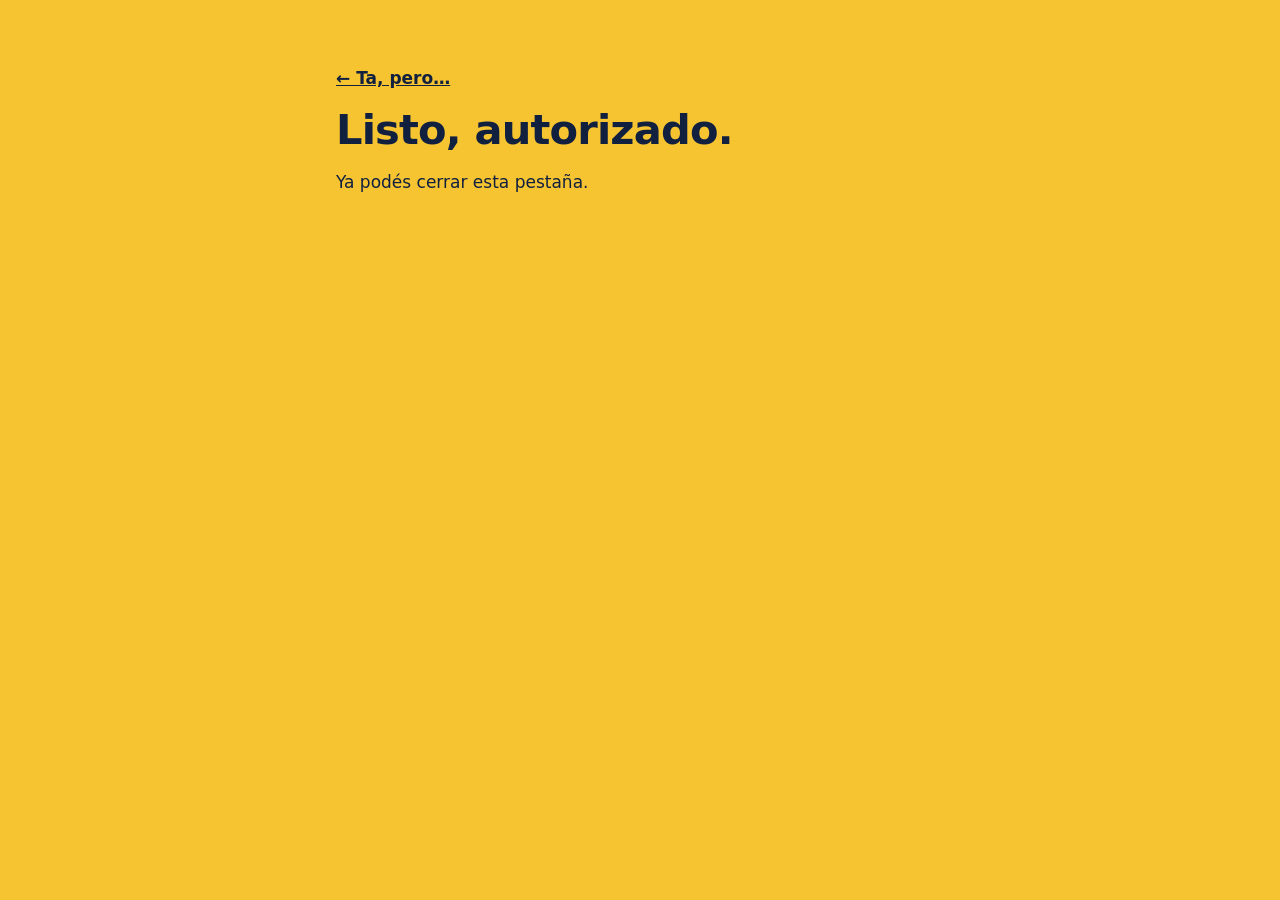
<file: autorizado.html>
<!doctype html>
<html lang="es-UY">
<head>
<meta charset="utf-8">
<meta name="viewport" content="width=device-width, initial-scale=1">
<meta name="robots" content="noindex">
<title>Autorizado — Ta, pero…</title>
<link rel="icon" type="image/png" sizes="32x32" href="favicon-32.png">
<link rel="icon" type="image/png" sizes="120x120" href="logo120.png">
<link rel="apple-touch-icon" href="apple-touch-icon.png">
<link rel="stylesheet" href="estilo.css">
</head>
<body>
<main>
  <p><a href="./">← Ta, pero…</a></p>
  <h1>Listo, autorizado.</h1>
  <div id="con-codigo" hidden>
    <p>Copiá este código y mandáselo al publicador (por el chat de Claude):</p>
    <p><code id="codigo" style="display:block;word-break:break-all;font-size:1.1rem;padding:14px;border-radius:10px;background:rgba(127,127,127,.15)"></code></p>
    <p><button id="copiar" type="button" style="font-size:1.1rem;padding:10px 18px">Copiar código</button> <span id="copiado"></span></p>
  </div>
  <p id="sin-codigo">Ya podés cerrar esta pestaña.</p>
</main>
<script>
  // El código viene en la dirección (?code=…): en el celular no se ve, así que se muestra acá para copiarlo
  // (dueño, 2026-10-24, autorizando TikTok desde el celular). No se envía a ningún lado.
  (function(){
    var q = new URLSearchParams(location.search), c = q.get("code");
    if(!c) return;
    document.getElementById("codigo").textContent = c;
    document.getElementById("con-codigo").hidden = false;
    document.getElementById("sin-codigo").hidden = true;
    document.getElementById("copiar").addEventListener("click", function(){
      navigator.clipboard.writeText(c).then(function(){ document.getElementById("copiado").textContent = "✓ Copiado"; });
    });
  })();
</script>
</body>
</html>
</file>
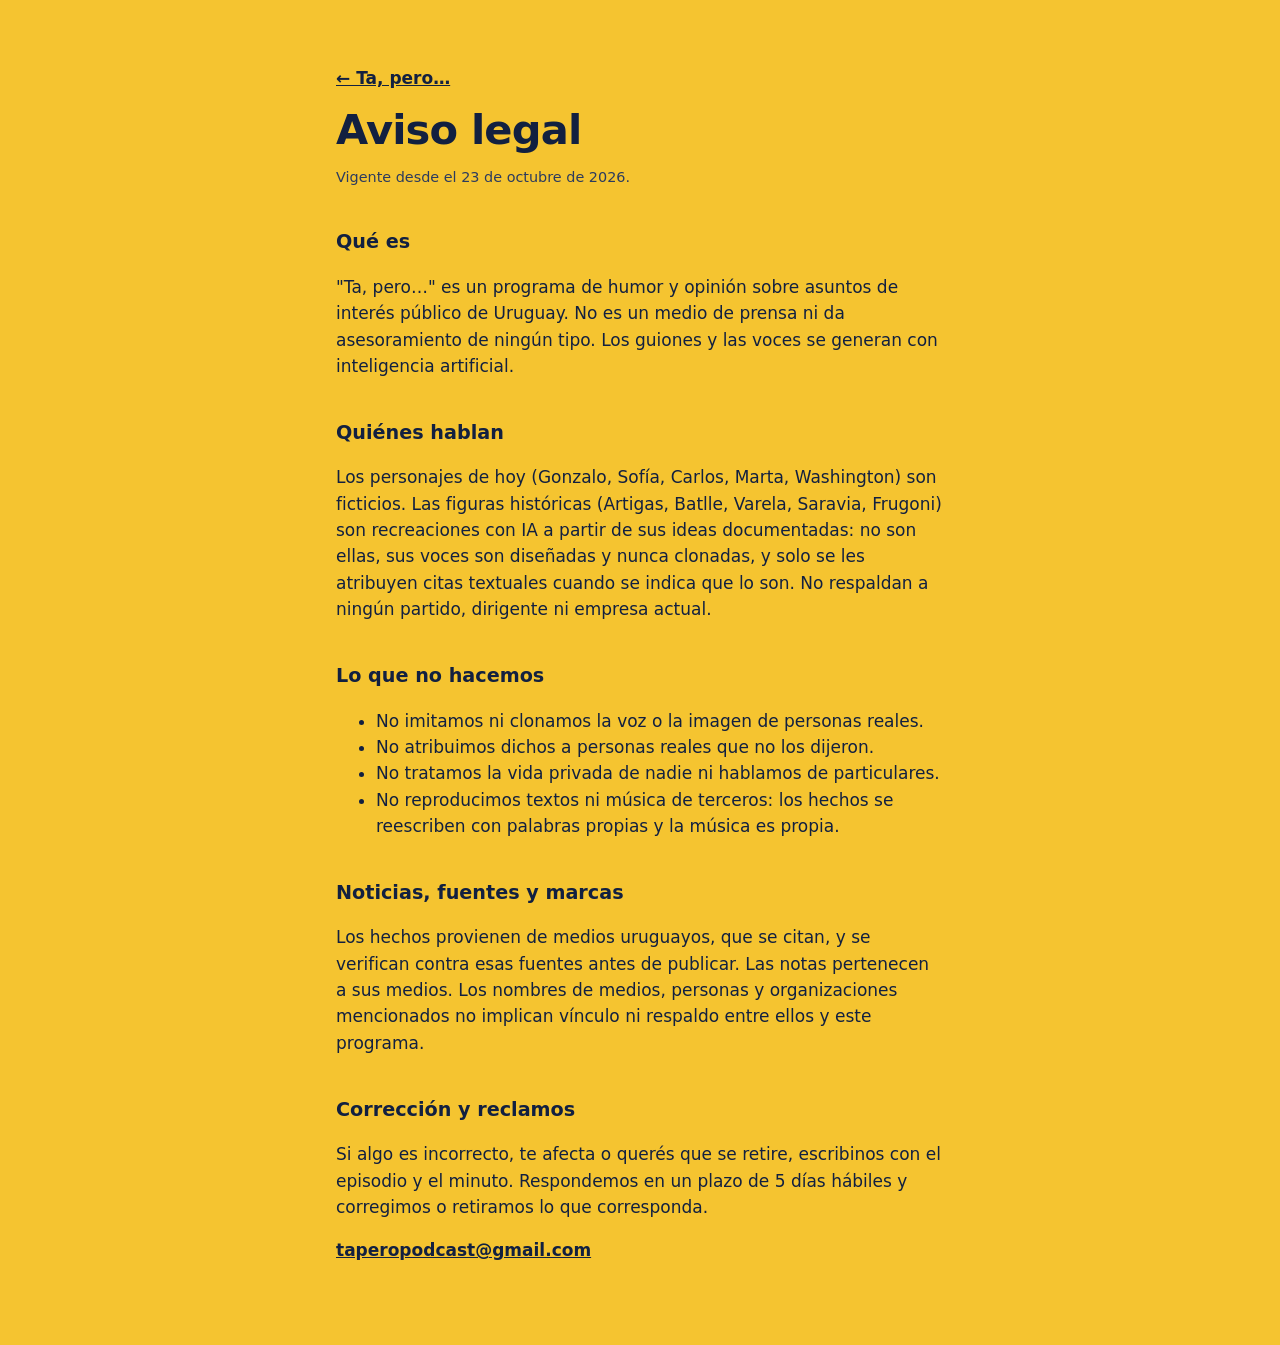
<file: aviso-legal.html>
<!doctype html>
<html lang="es-UY">
<head>
<meta charset="utf-8">
<meta name="viewport" content="width=device-width, initial-scale=1">
<title>Aviso legal — Ta, pero…</title>
<link rel="icon" type="image/png" sizes="32x32" href="favicon-32.png">
<link rel="icon" type="image/png" sizes="120x120" href="logo120.png">
<link rel="apple-touch-icon" href="apple-touch-icon.png">
<link rel="stylesheet" href="estilo.css">
</head>
<body>
<main>
  <p><a href="./">← Ta, pero…</a></p>
  <h1>Aviso legal</h1>
  <p class="chico">Vigente desde el 23 de octubre de 2026.</p>
  <h2>Qué es</h2>
  <p>"Ta, pero…" es un programa de humor y opinión sobre asuntos de interés público de Uruguay. No es un medio de prensa ni da asesoramiento de ningún tipo. Los guiones y las voces se generan con inteligencia artificial.</p>
  <h2>Quiénes hablan</h2>
  <p>Los personajes de hoy (Gonzalo, Sofía, Carlos, Marta, Washington) son ficticios. Las figuras históricas (Artigas, Batlle, Varela, Saravia, Frugoni) son recreaciones con IA a partir de sus ideas documentadas: no son ellas, sus voces son diseñadas y nunca clonadas, y solo se les atribuyen citas textuales cuando se indica que lo son. No respaldan a ningún partido, dirigente ni empresa actual.</p>
  <h2>Lo que no hacemos</h2>
  <ul>
    <li>No imitamos ni clonamos la voz o la imagen de personas reales.</li>
    <li>No atribuimos dichos a personas reales que no los dijeron.</li>
    <li>No tratamos la vida privada de nadie ni hablamos de particulares.</li>
    <li>No reproducimos textos ni música de terceros: los hechos se reescriben con palabras propias y la música es propia.</li>
  </ul>
  <h2>Noticias, fuentes y marcas</h2>
  <p>Los hechos provienen de medios uruguayos, que se citan, y se verifican contra esas fuentes antes de publicar. Las notas pertenecen a sus medios. Los nombres de medios, personas y organizaciones mencionados no implican vínculo ni respaldo entre ellos y este programa.</p>
  <h2>Corrección y reclamos</h2>
  <p>Si algo es incorrecto, te afecta o querés que se retire, escribinos con el episodio y el minuto. Respondemos en un plazo de 5 días hábiles y corregimos o retiramos lo que corresponda.</p>
  <p><a href="mailto:taperopodcast@gmail.com">taperopodcast@gmail.com</a></p>
</main>
</body>
</html>
</file>
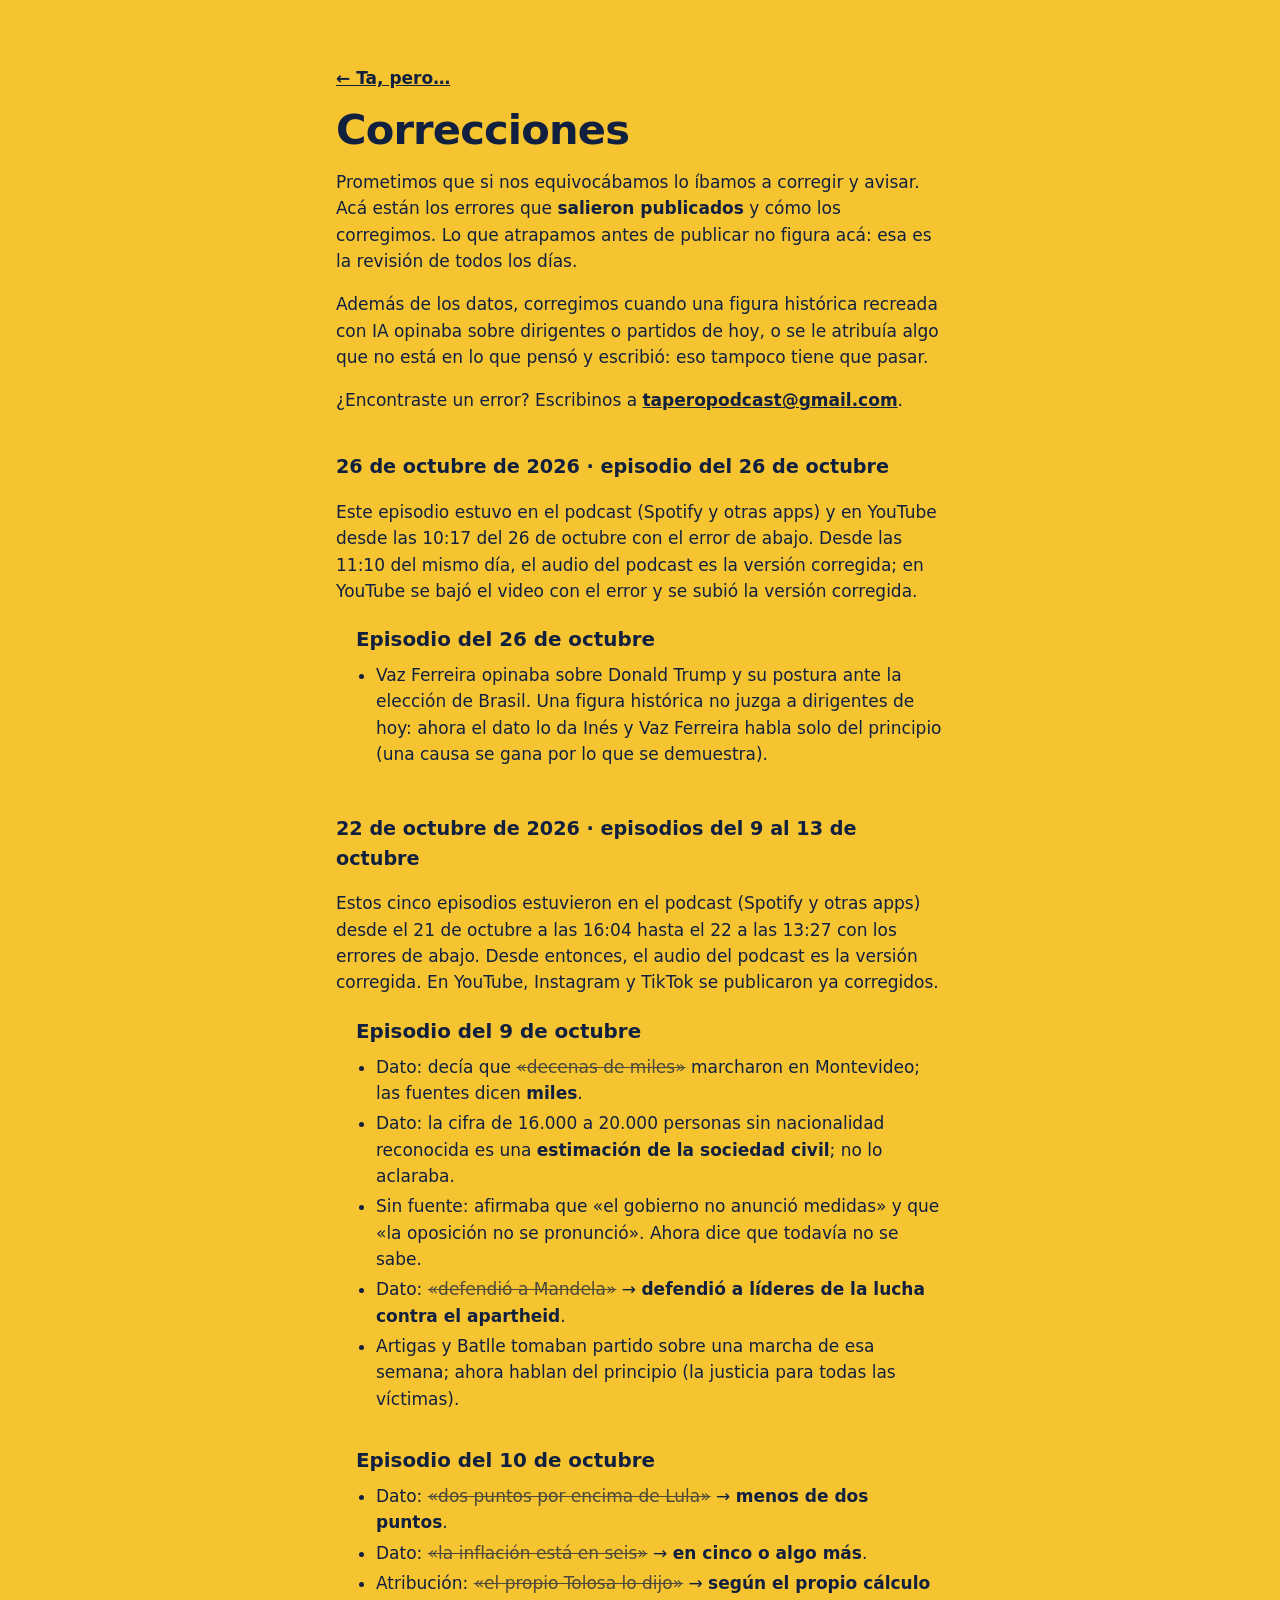
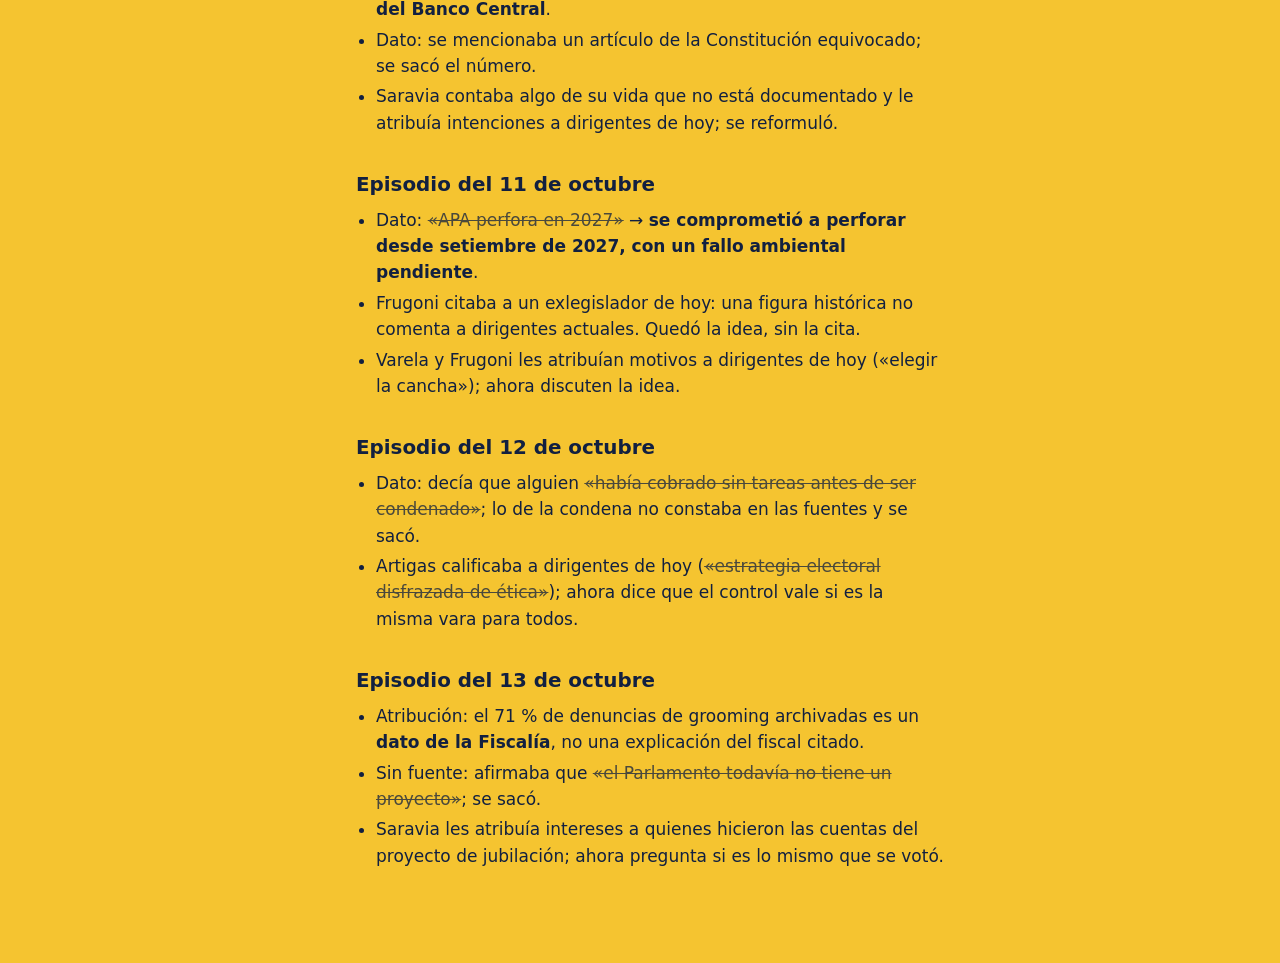
<file: correcciones.html>
<!doctype html>
<html lang="es-UY">
<head>
<meta charset="utf-8">
<meta name="viewport" content="width=device-width, initial-scale=1">
<title>Correcciones — Ta, pero…</title>
<meta name="description" content="Errores que salieron publicados en Ta, pero… y cómo los corregimos.">
<link rel="icon" type="image/png" sizes="32x32" href="favicon-32.png">
<link rel="icon" type="image/png" sizes="120x120" href="logo120.png">
<link rel="apple-touch-icon" href="apple-touch-icon.png">
<link rel="stylesheet" href="estilo.css">
<style>
  .corr { border-left: 4px solid #f5c430; padding: 4px 0 4px 16px; margin: 0 0 22px; }
  .corr h3 { margin: 0 0 6px; }
  .corr ul { margin: 6px 0 0; padding-left: 20px; }
  .corr li { margin: 4px 0; }
  .antes { text-decoration: line-through; opacity: .75; }
</style>
</head>
<body>
<main>
  <p><a href="./">← Ta, pero…</a></p>
  <h1>Correcciones</h1>
  <p>Prometimos que si nos equivocábamos lo íbamos a corregir y avisar. Acá están los errores que <strong>salieron
    publicados</strong> y cómo los corregimos. Lo que atrapamos antes de publicar no figura acá: esa es la revisión de todos los días.</p>
  <p>Además de los datos, corregimos cuando una figura histórica recreada con IA opinaba sobre dirigentes o partidos de hoy,
    o se le atribuía algo que no está en lo que pensó y escribió: eso tampoco tiene que pasar.</p>
  <p>¿Encontraste un error? Escribinos a <a href="mailto:taperopodcast@gmail.com">taperopodcast@gmail.com</a>.</p>

  <h2>26 de octubre de 2026 · episodio del 26 de octubre</h2>
  <p>Este episodio estuvo en el podcast (Spotify y otras apps) y en YouTube desde las 10:17 del 26 de octubre con el error
    de abajo. Desde las 11:10 del mismo día, el audio del podcast es la versión corregida; en YouTube se bajó el
    video con el error y se subió la versión corregida.</p>

  <div class="corr">
    <h3>Episodio del 26 de octubre</h3>
    <ul>
      <li>Vaz Ferreira opinaba sobre Donald Trump y su postura ante la elección de Brasil. Una figura histórica no juzga a
        dirigentes de hoy: ahora el dato lo da Inés y Vaz Ferreira habla solo del principio (una causa se gana por lo que
        se demuestra).</li>
    </ul>
  </div>

  <h2>22 de octubre de 2026 · episodios del 9 al 13 de octubre</h2>
  <p>Estos cinco episodios estuvieron en el podcast (Spotify y otras apps) desde el 21 de octubre a las 16:04 hasta el 22
    a las 13:27 con los errores de abajo. Desde entonces, el audio del podcast es la versión corregida. En YouTube, Instagram
    y TikTok se publicaron ya corregidos.</p>

  <div class="corr">
    <h3>Episodio del 9 de octubre</h3>
    <ul>
      <li>Dato: decía que <span class="antes">«decenas de miles»</span> marcharon en Montevideo; las fuentes dicen <strong>miles</strong>.</li>
      <li>Dato: la cifra de 16.000 a 20.000 personas sin nacionalidad reconocida es una <strong>estimación de la sociedad civil</strong>; no lo aclaraba.</li>
      <li>Sin fuente: afirmaba que «el gobierno no anunció medidas» y que «la oposición no se pronunció». Ahora dice que todavía no se sabe.</li>
      <li>Dato: <span class="antes">«defendió a Mandela»</span> → <strong>defendió a líderes de la lucha contra el apartheid</strong>.</li>
      <li>Artigas y Batlle tomaban partido sobre una marcha de esa semana; ahora hablan del principio (la justicia para todas las víctimas).</li>
    </ul>
  </div>

  <div class="corr">
    <h3>Episodio del 10 de octubre</h3>
    <ul>
      <li>Dato: <span class="antes">«dos puntos por encima de Lula»</span> → <strong>menos de dos puntos</strong>.</li>
      <li>Dato: <span class="antes">«la inflación está en seis»</span> → <strong>en cinco o algo más</strong>.</li>
      <li>Atribución: <span class="antes">«el propio Tolosa lo dijo»</span> → <strong>según el propio cálculo del Banco Central</strong>.</li>
      <li>Dato: se mencionaba un artículo de la Constitución equivocado; se sacó el número.</li>
      <li>Saravia contaba algo de su vida que no está documentado y le atribuía intenciones a dirigentes de hoy; se reformuló.</li>
    </ul>
  </div>

  <div class="corr">
    <h3>Episodio del 11 de octubre</h3>
    <ul>
      <li>Dato: <span class="antes">«APA perfora en 2027»</span> → <strong>se comprometió a perforar desde setiembre de 2027, con un fallo ambiental pendiente</strong>.</li>
      <li>Frugoni citaba a un exlegislador de hoy: una figura histórica no comenta a dirigentes actuales. Quedó la idea, sin la cita.</li>
      <li>Varela y Frugoni les atribuían motivos a dirigentes de hoy («elegir la cancha»); ahora discuten la idea.</li>
    </ul>
  </div>

  <div class="corr">
    <h3>Episodio del 12 de octubre</h3>
    <ul>
      <li>Dato: decía que alguien <span class="antes">«había cobrado sin tareas antes de ser condenado»</span>; lo de la condena no constaba en las fuentes y se sacó.</li>
      <li>Artigas calificaba a dirigentes de hoy (<span class="antes">«estrategia electoral disfrazada de ética»</span>); ahora dice que el control vale si es la misma vara para todos.</li>
    </ul>
  </div>

  <div class="corr">
    <h3>Episodio del 13 de octubre</h3>
    <ul>
      <li>Atribución: el 71 % de denuncias de grooming archivadas es un <strong>dato de la Fiscalía</strong>, no una explicación del fiscal citado.</li>
      <li>Sin fuente: afirmaba que <span class="antes">«el Parlamento todavía no tiene un proyecto»</span>; se sacó.</li>
      <li>Saravia les atribuía intereses a quienes hicieron las cuentas del proyecto de jubilación; ahora pregunta si es lo mismo que se votó.</li>
    </ul>
  </div>
</main>
</body>
</html>
</file>
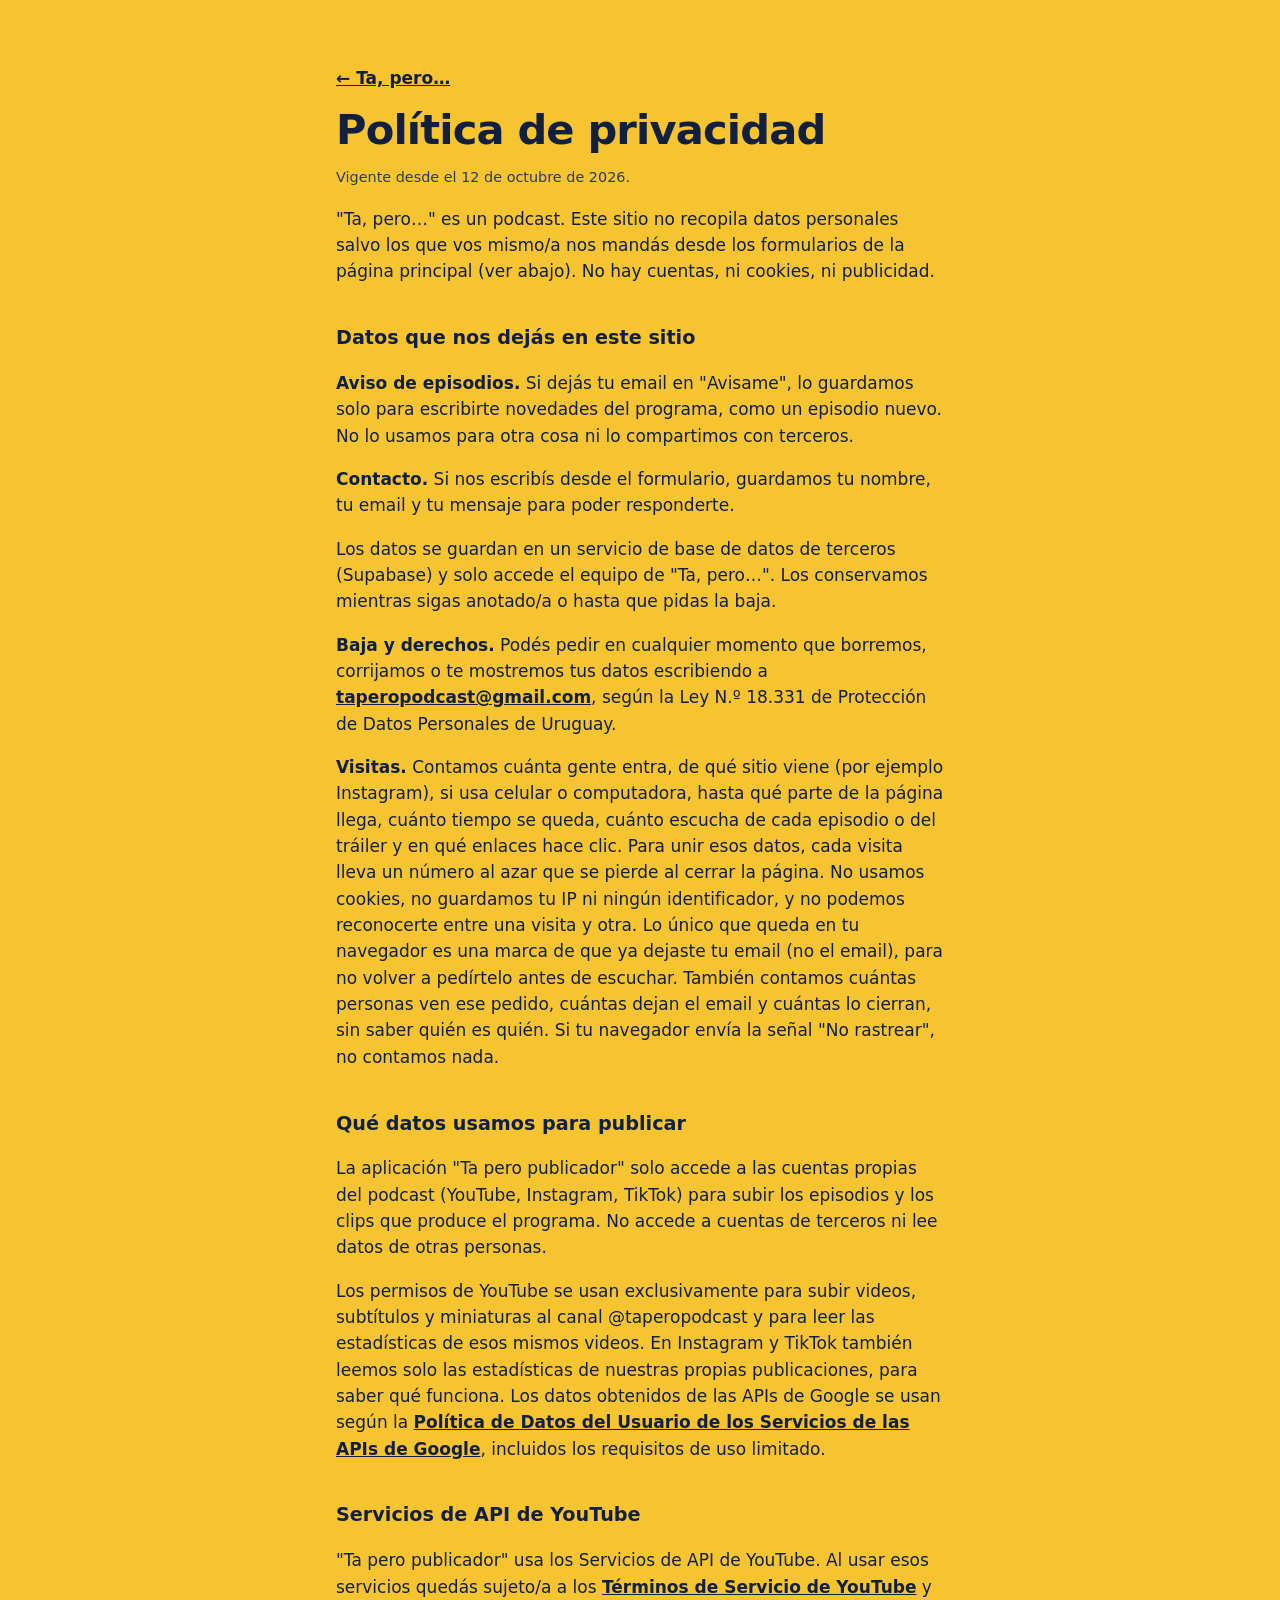
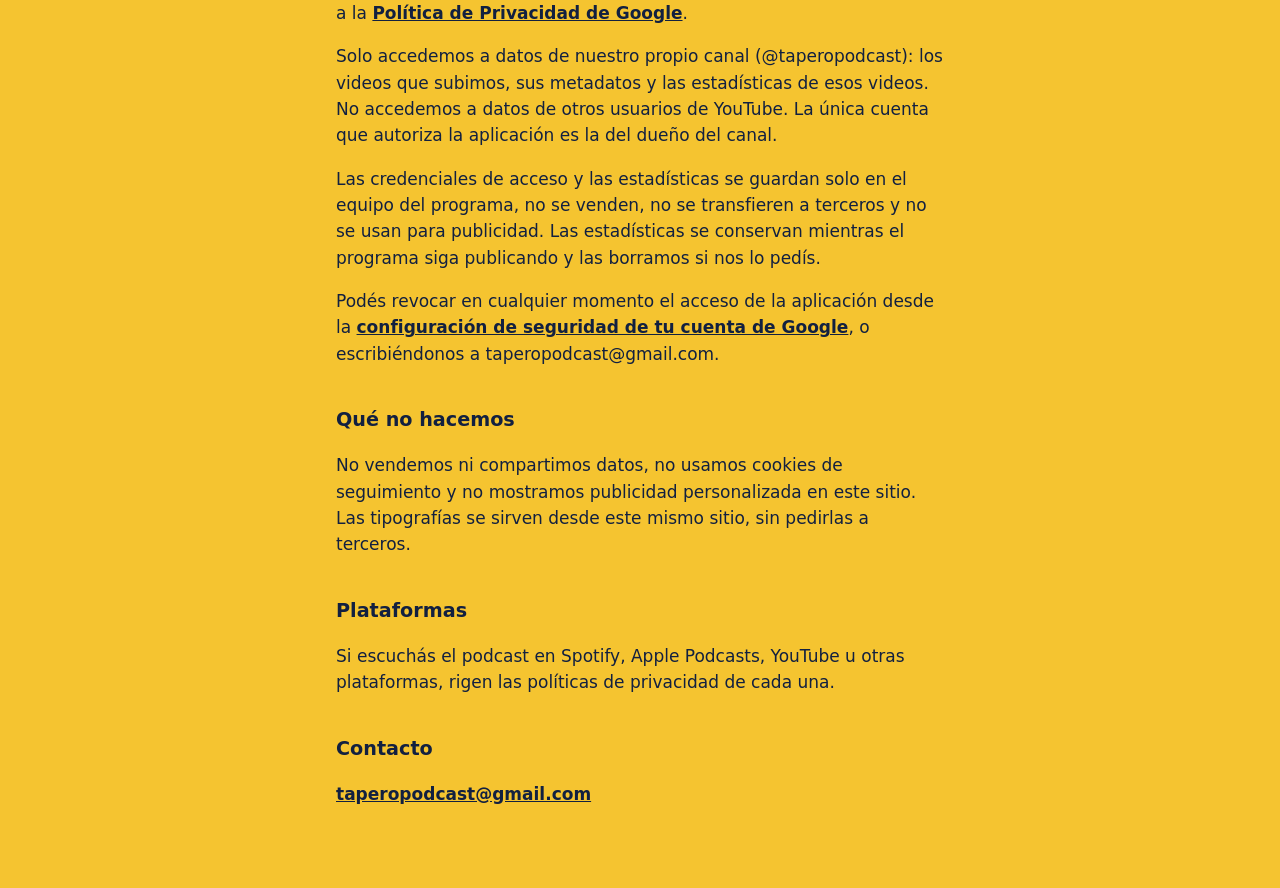
<file: privacidad.html>
<!doctype html>
<html lang="es-UY">
<head>
<meta charset="utf-8">
<meta name="viewport" content="width=device-width, initial-scale=1">
<title>Privacidad — Ta, pero…</title>
<link rel="icon" type="image/png" sizes="32x32" href="favicon-32.png">
<link rel="icon" type="image/png" sizes="120x120" href="logo120.png">
<link rel="apple-touch-icon" href="apple-touch-icon.png">
<link rel="stylesheet" href="estilo.css">
</head>
<body>
<main>
  <p><a href="./">← Ta, pero…</a></p>
  <h1>Política de privacidad</h1>
  <p class="chico">Vigente desde el 12 de octubre de 2026.</p>
  <p>"Ta, pero…" es un podcast. Este sitio no recopila datos personales salvo los que vos mismo/a nos mandás desde los formularios de la página principal (ver abajo). No hay cuentas, ni cookies, ni publicidad.</p>
  <h2>Datos que nos dejás en este sitio</h2>
  <p><strong>Aviso de episodios.</strong> Si dejás tu email en "Avisame", lo guardamos solo para escribirte novedades del programa, como un episodio nuevo. No lo usamos para otra cosa ni lo compartimos con terceros.</p>
  <p><strong>Contacto.</strong> Si nos escribís desde el formulario, guardamos tu nombre, tu email y tu mensaje para poder responderte.</p>
  <p>Los datos se guardan en un servicio de base de datos de terceros (Supabase) y solo accede el equipo de "Ta, pero…". Los conservamos mientras sigas anotado/a o hasta que pidas la baja.</p>
  <p><strong>Baja y derechos.</strong> Podés pedir en cualquier momento que borremos, corrijamos o te mostremos tus datos escribiendo a <a href="mailto:taperopodcast@gmail.com">taperopodcast@gmail.com</a>, según la Ley N.º 18.331 de Protección de Datos Personales de Uruguay.</p>
  <p><strong>Visitas.</strong> Contamos cuánta gente entra, de qué sitio viene (por ejemplo Instagram), si usa celular o computadora, hasta qué parte de la página llega, cuánto tiempo se queda, cuánto escucha de cada episodio o del tráiler y en qué enlaces hace clic. Para unir esos datos, cada visita lleva un número al azar que se pierde al cerrar la página. No usamos cookies, no guardamos tu IP ni ningún identificador, y no podemos reconocerte entre una visita y otra. Lo único que queda en tu navegador es una marca de que ya dejaste tu email (no el email), para no volver a pedírtelo antes de escuchar. También contamos cuántas personas ven ese pedido, cuántas dejan el email y cuántas lo cierran, sin saber quién es quién. Si tu navegador envía la señal "No rastrear", no contamos nada.</p>
  <h2>Qué datos usamos para publicar</h2>
  <p>La aplicación "Ta pero publicador" solo accede a las cuentas propias del podcast (YouTube, Instagram, TikTok) para subir los episodios y los clips que produce el programa. No accede a cuentas de terceros ni lee datos de otras personas.</p>
  <p>Los permisos de YouTube se usan exclusivamente para subir videos, subtítulos y miniaturas al canal @taperopodcast y para leer las estadísticas de esos mismos videos. En Instagram y TikTok también leemos solo las estadísticas de nuestras propias publicaciones, para saber qué funciona. Los datos obtenidos de las APIs de Google se usan según la <a href="https://developers.google.com/terms/api-services-user-data-policy">Política de Datos del Usuario de los Servicios de las APIs de Google</a>, incluidos los requisitos de uso limitado.</p>
  <h2>Servicios de API de YouTube</h2>
  <p>"Ta pero publicador" usa los Servicios de API de YouTube. Al usar esos servicios quedás sujeto/a a los <a href="https://www.youtube.com/t/terms">Términos de Servicio de YouTube</a> y a la <a href="https://policies.google.com/privacy">Política de Privacidad de Google</a>.</p>
  <p>Solo accedemos a datos de nuestro propio canal (@taperopodcast): los videos que subimos, sus metadatos y las estadísticas de esos videos. No accedemos a datos de otros usuarios de YouTube. La única cuenta que autoriza la aplicación es la del dueño del canal.</p>
  <p>Las credenciales de acceso y las estadísticas se guardan solo en el equipo del programa, no se venden, no se transfieren a terceros y no se usan para publicidad. Las estadísticas se conservan mientras el programa siga publicando y las borramos si nos lo pedís.</p>
  <p>Podés revocar en cualquier momento el acceso de la aplicación desde la <a href="https://security.google.com/settings/security/permissions">configuración de seguridad de tu cuenta de Google</a>, o escribiéndonos a taperopodcast@gmail.com.</p>
  <h2>Qué no hacemos</h2>
  <p>No vendemos ni compartimos datos, no usamos cookies de seguimiento y no mostramos publicidad personalizada en este sitio. Las tipografías se sirven desde este mismo sitio, sin pedirlas a terceros.</p>
  <h2>Plataformas</h2>
  <p>Si escuchás el podcast en Spotify, Apple Podcasts, YouTube u otras plataformas, rigen las políticas de privacidad de cada una.</p>
  <h2>Contacto</h2>
  <p><a href="mailto:taperopodcast@gmail.com">taperopodcast@gmail.com</a></p>
</main>
</body>
</html>
</file>
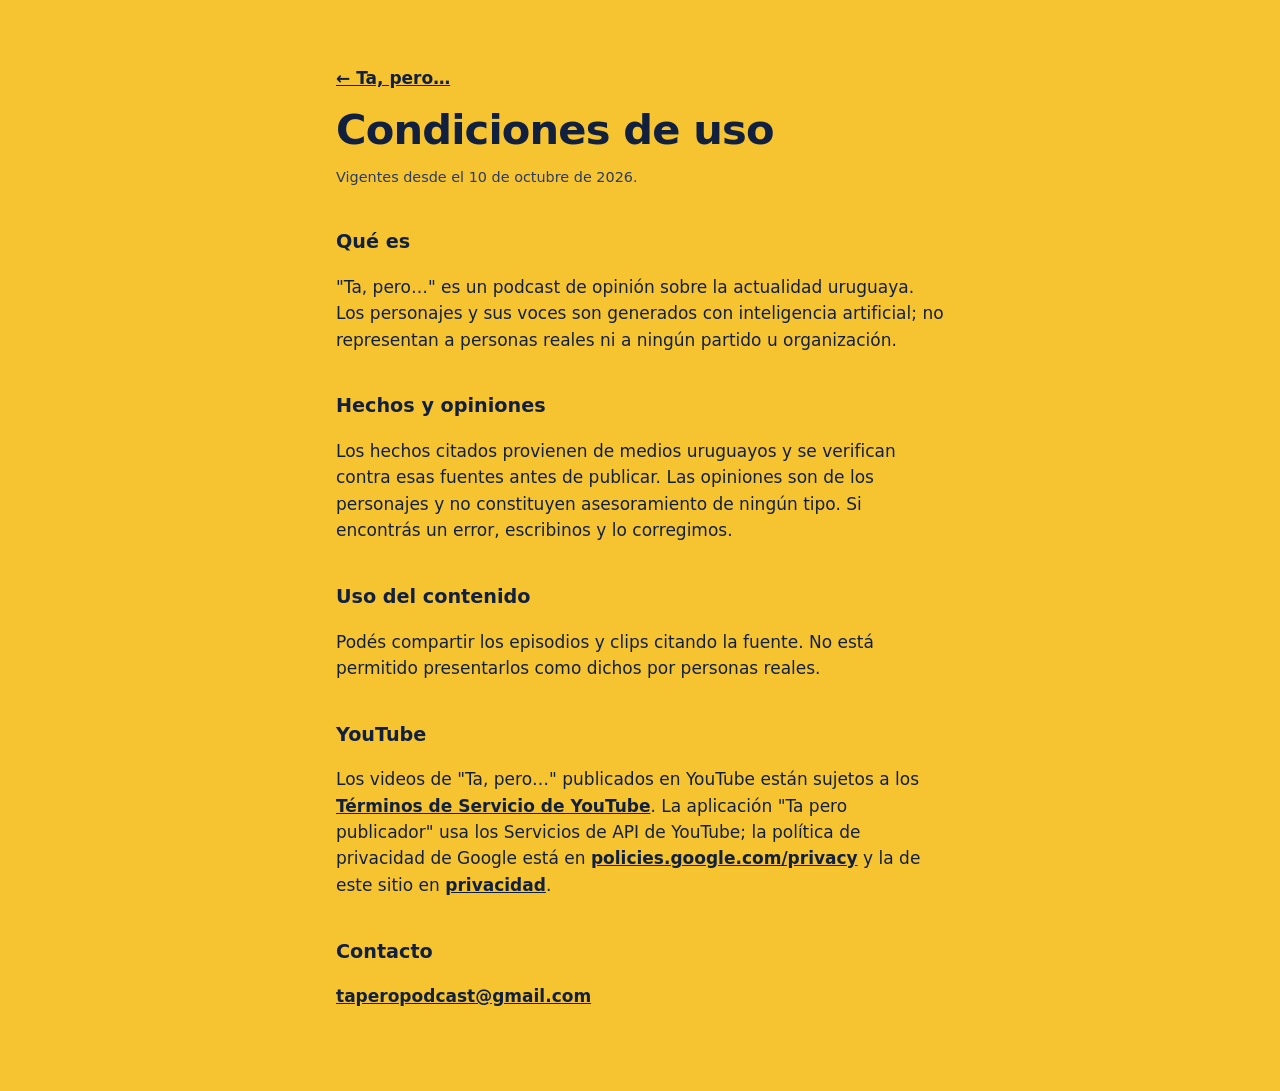
<file: terminos.html>
<!doctype html>
<html lang="es-UY">
<head>
<meta charset="utf-8">
<meta name="viewport" content="width=device-width, initial-scale=1">
<title>Condiciones — Ta, pero…</title>
<link rel="icon" type="image/png" sizes="32x32" href="favicon-32.png">
<link rel="icon" type="image/png" sizes="120x120" href="logo120.png">
<link rel="apple-touch-icon" href="apple-touch-icon.png">
<link rel="stylesheet" href="estilo.css">
</head>
<body>
<main>
  <p><a href="./">← Ta, pero…</a></p>
  <h1>Condiciones de uso</h1>
  <p class="chico">Vigentes desde el 10 de octubre de 2026.</p>
  <h2>Qué es</h2>
  <p>"Ta, pero…" es un podcast de opinión sobre la actualidad uruguaya. Los personajes y sus voces son generados con inteligencia artificial; no representan a personas reales ni a ningún partido u organización.</p>
  <h2>Hechos y opiniones</h2>
  <p>Los hechos citados provienen de medios uruguayos y se verifican contra esas fuentes antes de publicar. Las opiniones son de los personajes y no constituyen asesoramiento de ningún tipo. Si encontrás un error, escribinos y lo corregimos.</p>
  <h2>Uso del contenido</h2>
  <p>Podés compartir los episodios y clips citando la fuente. No está permitido presentarlos como dichos por personas reales.</p>
  <h2>YouTube</h2>
  <p>Los videos de "Ta, pero…" publicados en YouTube están sujetos a los <a href="https://www.youtube.com/t/terms">Términos de Servicio de YouTube</a>. La aplicación "Ta pero publicador" usa los Servicios de API de YouTube; la política de privacidad de Google está en <a href="https://policies.google.com/privacy">policies.google.com/privacy</a> y la de este sitio en <a href="privacidad.html">privacidad</a>.</p>
  <h2>Contacto</h2>
  <p><a href="mailto:taperopodcast@gmail.com">taperopodcast@gmail.com</a></p>
</main>
</body>
</html>
</file>
<file: estilo.css>
:root { --fondo: #f5c430; --tinta: #122040; --suave: #2c3b5e; }
* { box-sizing: border-box; }
body { margin: 0; background: var(--fondo); color: var(--tinta); font: 17px/1.55 system-ui, -apple-system, "Segoe UI", sans-serif; }
main { max-width: 640px; margin: 0 auto; padding: 48px 16px 64px; }
h1 { font-size: 2.6rem; line-height: 1.05; margin: 16px 0 8px; letter-spacing: -0.02em; }
h2 { font-size: 1.2rem; margin-top: 2em; }
a { color: var(--tinta); font-weight: 600; }
.logo { width: 96px; height: 96px; border-radius: 50%; }
.redes { display: flex; flex-wrap: wrap; gap: 10px; margin: 24px 0; padding: 0; list-style: none; }
.redes a { display: inline-block; padding: 10px 16px; border: 2px solid var(--tinta); border-radius: 999px; text-decoration: none; }
.redes a:hover { background: var(--tinta); color: var(--fondo); }
.chico { color: var(--suave); font-size: 0.9rem; }
footer { margin-top: 48px; font-size: 0.9rem; }
</file>
